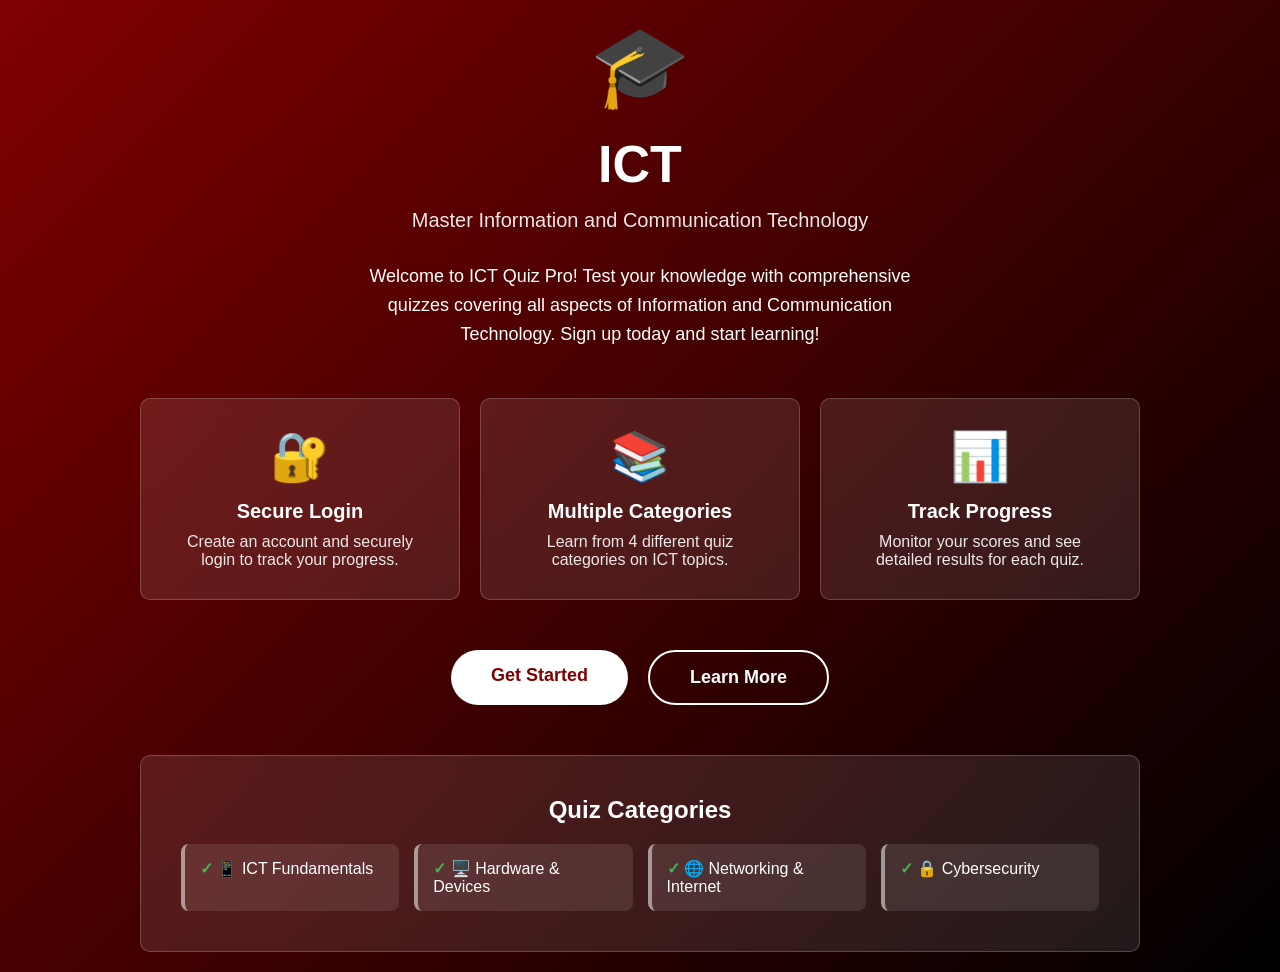
<file: index.html>
<!DOCTYPE html>
<html lang="en">
<head>
    <meta charset="UTF-8">
    <meta name="viewport" content="width=device-width, initial-scale=1.0">
    <title>ICT - Home</title>
    <style>
        * {
            margin: 0;
            padding: 0;
            box-sizing: border-box;
        }

        body {
            font-family: 'Segoe UI', Tahoma, Geneva, Verdana, sans-serif;
            background: linear-gradient(135deg, #800000 0%, #000000 100%);
            min-height: 100vh;
            display: flex;
            align-items: center;
            justify-content: center;
            padding: 20px;
        }

        .container {
            max-width: 1000px;
            width: 100%;
            text-align: center;
            color: white;
        }

        .logo {
            font-size: 80px;
            margin-bottom: 20px;
        }

        h1 {
            font-size: 52px;
            margin-bottom: 15px;
            font-weight: 700;
        }

        .subtitle {
            font-size: 20px;
            margin-bottom: 30px;
            opacity: 0.9;
        }

        .description {
            font-size: 18px;
            line-height: 1.6;
            margin-bottom: 50px;
            max-width: 600px;
            margin-left: auto;
            margin-right: auto;
        }

        .features {
            display: grid;
            grid-template-columns: repeat(auto-fit, minmax(250px, 1fr));
            gap: 20px;
            margin-bottom: 50px;
        }

        .feature {
            background: rgba(255, 255, 255, 0.1);
            padding: 30px;
            border-radius: 10px;
            backdrop-filter: blur(10px);
            border: 1px solid rgba(255, 255, 255, 0.2);
        }

        .feature-icon {
            font-size: 48px;
            margin-bottom: 15px;
        }

        .feature h3 {
            font-size: 20px;
            margin-bottom: 10px;
        }

        .feature p {
            font-size: 16px;
            opacity: 0.9;
        }

        .buttons {
            display: flex;
            gap: 20px;
            justify-content: center;
            flex-wrap: wrap;
        }

        .btn {
            padding: 15px 40px;
            border: none;
            border-radius: 50px;
            font-size: 18px;
            font-weight: bold;
            cursor: pointer;
            text-decoration: none;
            display: inline-block;
            transition: transform 0.3s, box-shadow 0.3s;
        }

        .btn-primary {
            background: white;
            color: #800000;
        }

        .btn-secondary {
            background: transparent;
            color: white;
            border: 2px solid white;
        }

        .btn:hover {
            transform: translateY(-3px);
            box-shadow: 0 10px 30px rgba(0, 0, 0, 0.3);
        }

        .quiz-categories {
            background: rgba(255, 255, 255, 0.1);
            padding: 40px;
            border-radius: 10px;
            margin-top: 50px;
            backdrop-filter: blur(10px);
            border: 1px solid rgba(255, 255, 255, 0.2);
        }

        .quiz-categories h3 {
            font-size: 24px;
            margin-bottom: 20px;
        }

        .category-list {
            display: grid;
            grid-template-columns: repeat(auto-fit, minmax(200px, 1fr));
            gap: 15px;
            text-align: left;
        }

        .category-item {
            background: rgba(255, 255, 255, 0.1);
            padding: 15px;
            border-radius: 8px;
            border-left: 4px solid rgba(255, 255, 255, 0.5);
        }

        .category-item:before {
            content: "✓ ";
            color: #4caf50;
            font-weight: bold;
        }

        @media (max-width: 768px) {
            h1 {
                font-size: 36px;
            }

            .subtitle {
                font-size: 18px;
            }

            .buttons {
                flex-direction: column;
            }

            .btn {
                width: 100%;
            }
        }
    </style>
</head>
<body>
    <div class="container">
        <div class="logo">🎓</div>
        <h1>ICT</h1>
        <p class="subtitle">Master Information and Communication Technology</p>
        
        <p class="description">
            Welcome to ICT Quiz Pro! Test your knowledge with comprehensive quizzes covering all aspects of Information and Communication Technology. Sign up today and start learning!
        </p>

        <div class="features">
            <div class="feature">
                <div class="feature-icon">🔐</div>
                <h3>Secure Login</h3>
                <p>Create an account and securely login to track your progress.</p>
            </div>
            <div class="feature">
                <div class="feature-icon">📚</div>
                <h3>Multiple Categories</h3>
                <p>Learn from 4 different quiz categories on ICT topics.</p>
            </div>
            <div class="feature">
                <div class="feature-icon">📊</div>
                <h3>Track Progress</h3>
                <p>Monitor your scores and see detailed results for each quiz.</p>
            </div>
        </div>

        <div class="buttons">
            <a href="login.html" class="btn btn-primary">Get Started</a>
            <a href="login.html" class="btn btn-secondary">Learn More</a>
        </div>

        <div class="quiz-categories">
            <h3>Quiz Categories</h3>
            <div class="category-list">
                <div class="category-item">📱 ICT Fundamentals</div>
                <div class="category-item">🖥️ Hardware & Devices</div>
                <div class="category-item">🌐 Networking & Internet</div>
                <div class="category-item">🔒 Cybersecurity</div>
            </div>
        </div>
    </div>
</body>
</html>
</file>
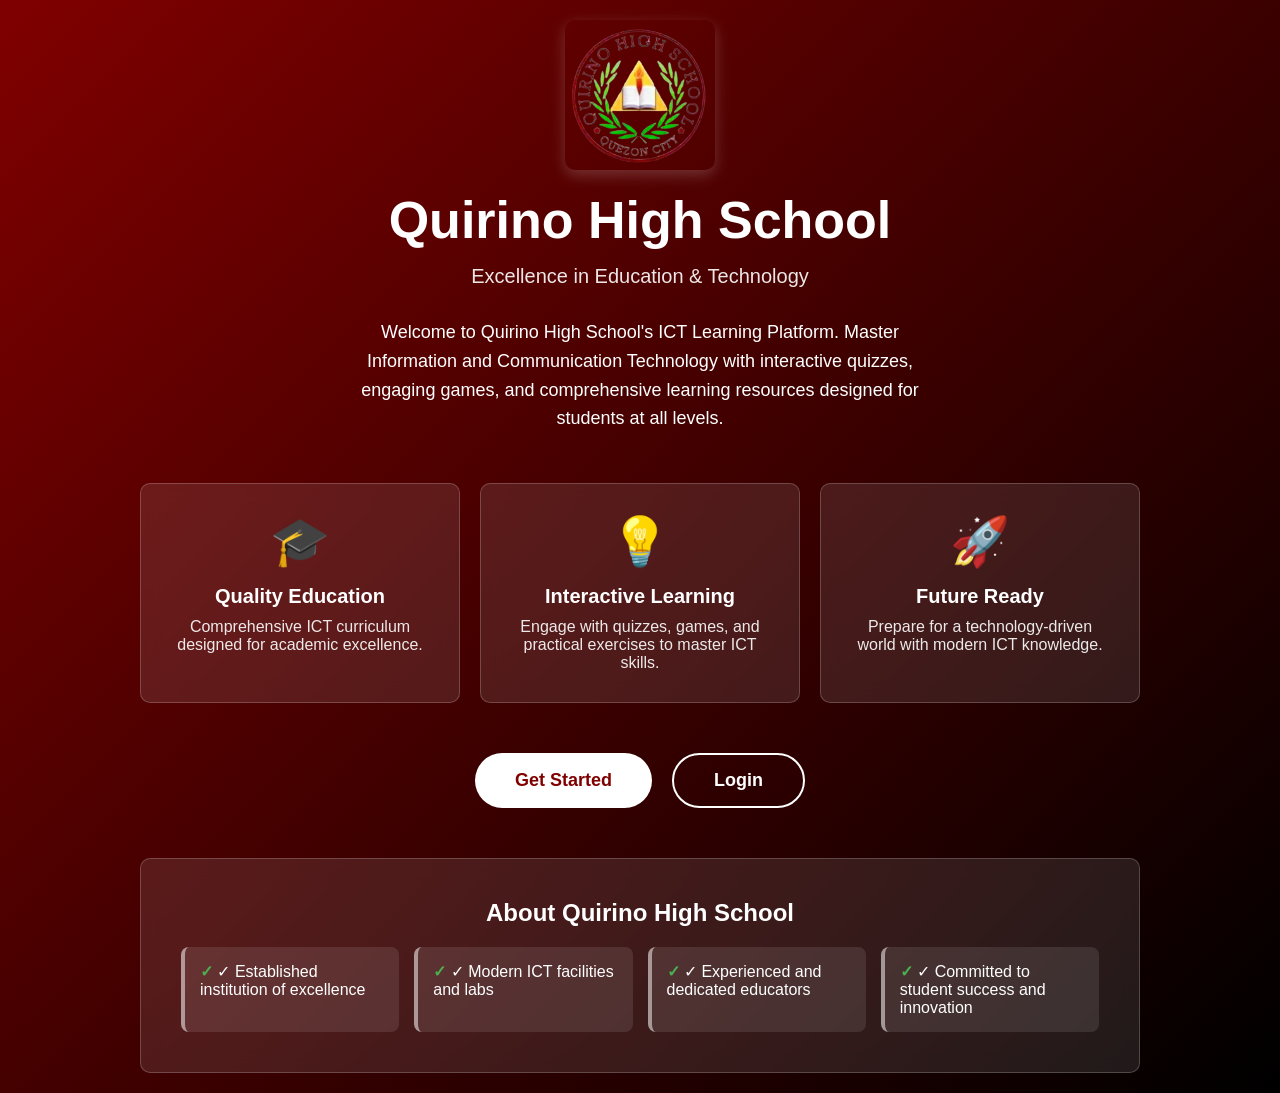
<file: games.html>
<!DOCTYPE html>
<html lang="en">
<head>
    <meta charset="UTF-8">
    <meta name="viewport" content="width=device-width, initial-scale=1.0">
    <title>Quirino High School - Games</title>
    <style>
        * {
            margin: 0;
            padding: 0;
            box-sizing: border-box;
        }

        body {
            font-family: 'Segoe UI', Tahoma, Geneva, Verdana, sans-serif;
            background: linear-gradient(135deg, #800000 0%, #000000 100%);
            min-height: 100vh;
            padding: 20px;
            transition: background 0.3s;
        }

        body.dark-mode {
            background: #1a1a1a;
        }

        .container {
            max-width: 900px;
            margin: 0 auto;
            background: white;
            border-radius: 10px;
            box-shadow: 0 20px 60px rgba(0, 0, 0, 0.3);
            padding: 40px;
            transition: background 0.3s, color 0.3s;
        }

        body.dark-mode .container {
            background: #2a2a2a;
            color: white;
        }

        .header {
            display: flex;
            justify-content: space-between;
            align-items: center;
            margin-bottom: 30px;
            border-bottom: 2px solid #800000;
            padding-bottom: 20px;
            transition: border-color 0.3s;
        }

        body.dark-mode .header {
            border-bottom-color: #ffd700;
        }

        .header h1 {
            color: #333;
            font-size: 32px;
            transition: color 0.3s;
        }

        body.dark-mode .header h1 {
            color: #ffd700;
        }

        .user-info {
            text-align: right;
        }

        .user-info p {
            color: #666;
            margin-bottom: 5px;
            transition: color 0.3s;
        }

        body.dark-mode .user-info p {
            color: #b0b0b0;
        }

        .logout-btn, .back-btn {
            background: #d32f2f;
            color: white;
            padding: 8px 16px;
            border: none;
            border-radius: 5px;
            cursor: pointer;
            font-size: 14px;
            transition: background 0.3s;
            margin-left: 10px;
        }

        .logout-btn:hover, .back-btn:hover {
            background: #b71c1c;
        }

        .secret-btn {
            background: transparent;
            color: #800000;
            padding: 8px 12px;
            border: 1px solid #800000;
            border-radius: 5px;
            cursor: pointer;
            font-size: 16px;
            transition: all 0.3s;
            margin-left: 10px;
        }

        .secret-btn:hover {
            background: #800000;
            color: white;
            transform: scale(1.1);
        }

        .games-menu {
            display: grid;
            grid-template-columns: repeat(auto-fit, minmax(220px, 1fr));
            gap: 20px;
            margin-bottom: 40px;
        }

        .game-card {
            background: linear-gradient(135deg, #800000 0%, #000000 100%);
            color: white;
            padding: 30px;
            border-radius: 8px;
            cursor: pointer;
            transition: transform 0.3s, box-shadow 0.3s;
            text-align: center;
            border: none;
            font-size: 16px;
            font-weight: bold;
        }

        .game-card:hover {
            transform: translateY(-5px);
            box-shadow: 0 10px 30px rgba(128, 0, 0, 0.4);
        }

        .game-emoji {
            font-size: 48px;
            margin-bottom: 10px;
        }

        .game-section {
            display: none;
        }

        .game-section.active {
            display: block;
        }

        .game-title {
            font-size: 28px;
            color: #333;
            margin-bottom: 20px;
            text-align: center;
        }

        /* Code Guessing Game */
        .code-challenge {
            background: #f5f5f5;
            padding: 20px;
            border-radius: 8px;
            margin-bottom: 20px;
        }

        .code-block {
            background: #1e1e1e;
            color: #00ff00;
            padding: 15px;
            border-radius: 5px;
            font-family: 'Courier New', monospace;
            margin: 10px 0;
            overflow-x: auto;
        }

        .code-options {
            display: grid;
            grid-template-columns: repeat(auto-fit, minmax(150px, 1fr));
            gap: 10px;
            margin: 20px 0;
        }

        .code-option {
            background: white;
            border: 2px solid #800000;
            padding: 12px;
            border-radius: 5px;
            cursor: pointer;
            transition: all 0.3s;
            text-align: center;
            font-weight: bold;
        }

        .code-option:hover {
            background: #800000;
            color: white;
        }

        .code-option.correct {
            background: #4caf50;
            color: white;
            border-color: #4caf50;
        }

        .code-option.incorrect {
            background: #f44336;
            color: white;
            border-color: #f44336;
        }

        /* Memory Game */
        .memory-grid {
            display: grid;
            grid-template-columns: repeat(4, 1fr);
            gap: 10px;
            margin: 20px 0;
        }

        .memory-card {
            aspect-ratio: 1;
            background: linear-gradient(135deg, #800000 0%, #000000 100%);
            color: white;
            font-size: 32px;
            border: none;
            border-radius: 8px;
            cursor: pointer;
            transition: transform 0.2s;
            display: flex;
            align-items: center;
            justify-content: center;
        }

        .memory-card:hover {
            transform: scale(1.05);
        }

        .memory-card.flipped {
            background: linear-gradient(135deg, #ffd700 0%, #ffaa00 100%);
            pointer-events: none;
        }

        /* Trivia Game */
        .trivia-question {
            background: #f5f5f5;
            padding: 20px;
            border-radius: 8px;
            margin-bottom: 20px;
        }

        .trivia-question h3 {
            color: #333;
            margin-bottom: 15px;
            font-size: 18px;
        }

        .trivia-options {
            display: flex;
            flex-direction: column;
            gap: 10px;
        }

        .trivia-option {
            background: white;
            border: 2px solid #800000;
            padding: 12px 15px;
            border-radius: 5px;
            cursor: pointer;
            transition: all 0.3s;
            text-align: left;
        }

        .trivia-option:hover {
            background: #800000;
            color: white;
        }

        .trivia-option.selected {
            background: #800000;
            color: white;
        }

        /* Drag & Drop */
        .drag-drop-container {
            display: grid;
            grid-template-columns: 1fr 1fr;
            gap: 20px;
            margin: 20px 0;
        }

        .drag-items {
            background: #f5f5f5;
            padding: 15px;
            border-radius: 8px;
            border: 2px dashed #800000;
        }

        .drag-targets {
            background: #f5f5f5;
            padding: 15px;
            border-radius: 8px;
            border: 2px dashed #800000;
        }

        .drag-item {
            background: linear-gradient(135deg, #800000 0%, #000000 100%);
            color: white;
            padding: 12px 15px;
            margin-bottom: 10px;
            border-radius: 5px;
            cursor: grab;
            transition: all 0.3s;
        }

        .drag-item:hover {
            transform: scale(1.02);
            box-shadow: 0 5px 15px rgba(128, 0, 0, 0.3);
        }

        .drag-target {
            background: white;
            border: 2px solid #800000;
            padding: 15px;
            margin-bottom: 10px;
            border-radius: 5px;
            min-height: 50px;
            display: flex;
            align-items: center;
            justify-content: center;
            color: #999;
            transition: all 0.3s;
        }

        .drag-target.active {
            background: #fff9e6;
            border-color: #ffd700;
        }

        .drag-target.filled {
            background: #e8f5e9;
            border-color: #4caf50;
            color: #333;
        }

        .game-buttons {
            display: flex;
            gap: 10px;
            justify-content: center;
            margin: 20px 0;
        }

        .game-btn {
            padding: 12px 30px;
            background: #800000;
            color: white;
            border: none;
            border-radius: 5px;
            cursor: pointer;
            font-size: 16px;
            font-weight: bold;
            transition: background 0.3s;
        }

        .game-btn:hover {
            background: #600000;
        }

        .game-btn.secondary {
            background: #999;
        }

        .game-btn.secondary:hover {
            background: #666;
        }

        .score-display {
            text-align: center;
            font-size: 24px;
            font-weight: bold;
            color: #800000;
            margin: 20px 0;
        }

        .message {
            text-align: center;
            font-size: 18px;
            padding: 15px;
            margin: 10px 0;
            border-radius: 5px;
        }

        .message.success {
            background: #e8f5e9;
            color: #2e7d32;
        }

        .message.error {
            background: #ffebee;
            color: #c62828;
        }

        @media (max-width: 768px) {
            .container {
                padding: 20px;
            }

            .header {
                flex-direction: column;
                align-items: flex-start;
                gap: 15px;
            }

            .user-info {
                text-align: left;
            }

            .games-menu {
                grid-template-columns: 1fr;
            }

            .memory-grid {
                grid-template-columns: repeat(3, 1fr);
            }

            .drag-drop-container {
                grid-template-columns: 1fr;
            }
        }
    </style>
</head>
<body>
    <div class="container">
        <div class="header">
            <h1>� Quirino High School - Games</h1>
            <div class="user-info">
                <p>Welcome, <span id="userName">Guest</span>!</p>
                <button class="back-btn" onclick="backToDashboard()">← Back</button>
                <button class="secret-btn" onclick="accessSecret()" title="My Profile">👤</button>
                <button class="logout-btn" onclick="logout()">Logout</button>
            </div>
        </div>

        <!-- Games Menu -->
        <div id="gamesMenu">
            <div style="text-align: center; margin-bottom: 40px;">
                <h2 style="color: #333; margin-bottom: 10px;">Choose a Game</h2>
                <p style="color: #666;">Test your ICT knowledge with these interactive games!</p>
            </div>
            <div class="games-menu">
                <button class="game-card" onclick="showGame('codeGuessing')">
                    <div class="game-emoji">💻</div>
                    Code Guessing
                </button>
                <button class="game-card" onclick="showGame('memory')">
                    <div class="game-emoji">🧠</div>
                    Memory Match
                </button>
                <button class="game-card" onclick="showGame('trivia')">
                    <div class="game-emoji">❓</div>
                    Tech Trivia
                </button>
                <button class="game-card" onclick="showGame('dragDrop')">
                    <div class="game-emoji">🎯</div>
                    Drag & Drop
                </button>
            </div>
        </div>

        <!-- Code Guessing Game -->
        <div id="codeGuessing" class="game-section">
            <div style="display: flex; justify-content: space-between; align-items: center; margin-bottom: 20px;">
                <h2 class="game-title">💻 Code Guessing</h2>
                <button class="game-btn secondary" onclick="backToMenu()">← Back</button>
            </div>
            <p style="text-align: center; color: #666; margin-bottom: 20px;">Guess what the code outputs!</p>
            <div id="codeGameContent"></div>
        </div>

        <!-- Memory Game -->
        <div id="memory" class="game-section">
            <div style="display: flex; justify-content: space-between; align-items: center; margin-bottom: 20px;">
                <h2 class="game-title">🧠 Memory Match</h2>
                <button class="game-btn secondary" onclick="backToMenu()">← Back</button>
            </div>
            <p style="text-align: center; color: #666; margin-bottom: 10px;">Match pairs of ICT terms!</p>
            <div class="score-display">Matches: <span id="memoryScore">0</span>/8</div>
            <div class="memory-grid" id="memoryGrid"></div>
            <div class="game-buttons">
                <button class="game-btn" onclick="resetMemoryGame()">Reset Game</button>
            </div>
        </div>

        <!-- Trivia Game -->
        <div id="trivia" class="game-section">
            <div style="display: flex; justify-content: space-between; align-items: center; margin-bottom: 20px;">
                <h2 class="game-title">❓ Tech Trivia</h2>
                <button class="game-btn secondary" onclick="backToMenu()">← Back</button>
            </div>
            <div class="score-display">Score: <span id="triviaScore">0</span>/10</div>
            <div id="triviaContent"></div>
        </div>

        <!-- Drag & Drop Game -->
        <div id="dragDrop" class="game-section">
            <div style="display: flex; justify-content: space-between; align-items: center; margin-bottom: 20px;">
                <h2 class="game-title">🎯 Drag & Drop Matching</h2>
                <button class="game-btn secondary" onclick="backToMenu()">← Back</button>
            </div>
            <p style="text-align: center; color: #666; margin-bottom: 20px;">Drag terms to their correct definitions!</p>
            <div class="drag-drop-container">
                <div>
                    <h3 style="margin-bottom: 10px;">Terms</h3>
                    <div id="dragItems"></div>
                </div>
                <div>
                    <h3 style="margin-bottom: 10px;">Definitions</h3>
                    <div id="dragTargets"></div>
                </div>
            </div>
            <div class="game-buttons">
                <button class="game-btn" onclick="checkDragDrop()">Check Answers</button>
                <button class="game-btn secondary" onclick="resetDragDrop()">Reset</button>
            </div>
            <div id="dragDropMessage"></div>
        </div>
    </div>

    <script>
        let currentUser = null;

        window.addEventListener('load', function() {
            checkLogin();
            updateUserInfo();
        });

        function checkLogin() {
            const user = localStorage.getItem('currentUser');
            if (!user) {
                alert('You must be logged in to play games');
                window.location.href = 'login.html';
                return false;
            }
            currentUser = JSON.parse(user);
            return true;
        }

        function updateUserInfo() {
            if (currentUser) {
                document.getElementById('userName').textContent = currentUser.name;
            }
        }

        function backToDashboard() {
            window.location.href = 'quiz.html';
        }

        function logout() {
            if (confirm('Are you sure you want to logout?')) {
                localStorage.removeItem('currentUser');
                window.location.href = 'login.html';
            }
        }

        function accessSecret() {
            if (!currentUser) {
                alert('You must be logged in to access your profile');
                return;
            }
            window.location.href = 'profile.html';
        }

        function showGame(gameId) {
            document.getElementById('gamesMenu').style.display = 'none';
            document.querySelectorAll('.game-section').forEach(section => {
                section.classList.remove('active');
            });
            document.getElementById(gameId).classList.add('active');

            if (gameId === 'codeGuessing') initCodeGuessing();
            else if (gameId === 'memory') initMemoryGame();
            else if (gameId === 'trivia') initTrivia();
            else if (gameId === 'dragDrop') initDragDrop();
        }

        function backToMenu() {
            document.getElementById('gamesMenu').style.display = 'block';
            document.querySelectorAll('.game-section').forEach(section => {
                section.classList.remove('active');
            });
        }

        // =================
        // CODE GUESSING GAME
        // =================
        const codeProblems = [
            {
                code: `var x = 5;
var y = 10;
console.log(x + y);`,
                options: ['5', '15', '10', '510'],
                correct: 1
            },
            {
                code: `var text = "Hello";
console.log(text.length);`,
                options: ['4', '6', '5', 'Hello'],
                correct: 2
            },
            {
                code: `var arr = [1, 2, 3, 4];
console.log(arr[2]);`,
                options: ['1', '2', '3', '4'],
                correct: 2
            },
            {
                code: `var num = 10 % 3;
console.log(num);`,
                options: ['3', '1', '10', '13'],
                correct: 1
            },
            {
                code: `var result = true && false;
console.log(result);`,
                options: ['true', 'false', 'undefined', '0'],
                correct: 1
            }
        ];

        let codeProblemIndex = 0;
        let codeScore = 0;

        function initCodeGuessing() {
            codeProblemIndex = 0;
            codeScore = 0;
            showCodeProblem();
        }

        function showCodeProblem() {
            if (codeProblemIndex >= codeProblems.length) {
                document.getElementById('codeGameContent').innerHTML = `
                    <div class="message success">
                        <h3>🎉 Game Complete!</h3>
                        <p>Score: ${codeScore}/${codeProblems.length}</p>
                    </div>
                    <div class="game-buttons">
                        <button class="game-btn" onclick="initCodeGuessing()">Play Again</button>
                        <button class="game-btn secondary" onclick="backToMenu()">Back to Menu</button>
                    </div>
                `;
                return;
            }

            const problem = codeProblems[codeProblemIndex];
            let html = `<div class="code-challenge">
                <p><strong>Question ${codeProblemIndex + 1} of ${codeProblems.length}</strong></p>
                <p style="margin-top: 10px; margin-bottom: 10px;">What does this code output?</p>
                <div class="code-block">${problem.code}</div>
                <div class="code-options">`;
            
            problem.options.forEach((option, index) => {
                html += `<button class="code-option" onclick="checkCodeAnswer(${index})">${option}</button>`;
            });
            
            html += `</div></div>`;
            document.getElementById('codeGameContent').innerHTML = html;
        }

        function checkCodeAnswer(index) {
            const problem = codeProblems[codeProblemIndex];
            const buttons = document.querySelectorAll('.code-option');
            
            buttons.forEach(btn => btn.disabled = true);
            
            if (index === problem.correct) {
                codeScore++;
                buttons[index].classList.add('correct');
            } else {
                buttons[index].classList.add('incorrect');
                buttons[problem.correct].classList.add('correct');
            }

            setTimeout(() => {
                codeProblemIndex++;
                showCodeProblem();
            }, 1500);
        }

        // =================
        // MEMORY GAME
        // =================
        const memoryPairs = [
            { emoji: '💾', label: 'Storage' },
            { emoji: '🖥️', label: 'Desktop' },
            { emoji: '⌨️', label: 'Keyboard' },
            { emoji: '🖱️', label: 'Mouse' },
            { emoji: '📡', label: 'Network' },
            { emoji: '🔐', label: 'Security' },
            { emoji: '💿', label: 'CD/DVD' },
            { emoji: '🌐', label: 'Internet' }
        ];

        let memoryCards = [];
        let memoryFlipped = [];
        let memoryMatched = [];
        let memoryScore = 0;

        function initMemoryGame() {
            memoryCards = [];
            memoryFlipped = [];
            memoryMatched = [];
            memoryScore = 0;

            const shuffled = [...memoryPairs, ...memoryPairs].sort(() => Math.random() - 0.5);
            
            let html = '';
            shuffled.forEach((item, index) => {
                memoryCards.push(item);
                html += `<button class="memory-card" onclick="flipMemoryCard(${index})" id="card-${index}">?</button>`;
            });

            document.getElementById('memoryGrid').innerHTML = html;
            document.getElementById('memoryScore').textContent = '0';
        }

        function flipMemoryCard(index) {
            if (memoryFlipped.length < 2 && !memoryFlipped.includes(index) && !memoryMatched.includes(index)) {
                memoryFlipped.push(index);
                document.getElementById(`card-${index}`).textContent = memoryCards[index].emoji;
                document.getElementById(`card-${index}`).classList.add('flipped');

                if (memoryFlipped.length === 2) {
                    setTimeout(checkMemoryMatch, 600);
                }
            }
        }

        function checkMemoryMatch() {
            const [index1, index2] = memoryFlipped;
            if (memoryCards[index1].label === memoryCards[index2].label) {
                memoryMatched.push(index1, index2);
                memoryScore++;
                document.getElementById('memoryScore').textContent = memoryScore;
                memoryFlipped = [];

                if (memoryMatched.length === memoryCards.length) {
                    setTimeout(() => {
                        alert(`🎉 You Won! Matched all ${memoryScore} pairs!`);
                    }, 300);
                }
            } else {
                document.getElementById(`card-${index1}`).textContent = '?';
                document.getElementById(`card-${index1}`).classList.remove('flipped');
                document.getElementById(`card-${index2}`).textContent = '?';
                document.getElementById(`card-${index2}`).classList.remove('flipped');
                memoryFlipped = [];
            }
        }

        function resetMemoryGame() {
            initMemoryGame();
        }

        // =================
        // TRIVIA GAME
        // =================
        const triviaQuestions = [
            {
                question: 'What does CPU stand for?',
                options: ['Central Process Unit', 'Central Processing Unit', 'Computer Personal Unit', 'Central Processor Utility'],
                correct: 1
            },
            {
                question: 'What is the smallest unit of data?',
                options: ['Byte', 'Kilobyte', 'Bit', 'Megabyte'],
                correct: 2
            },
            {
                question: 'What is RAM used for?',
                options: ['Permanent storage', 'Temporary memory', 'Display output', 'Audio processing'],
                correct: 1
            },
            {
                question: 'What does HTTP stand for?',
                options: ['Hyper Text Transfer Protocol', 'High Technology Transfer Process', 'Home Telnet Transfer Protocol', 'Hyperlinks and Transfer Protocol'],
                correct: 0
            },
            {
                question: 'What is a router used for?',
                options: ['Store files', 'Connect networks', 'Display graphics', 'Process audio'],
                correct: 1
            },
            {
                question: 'What is malware?',
                options: ['Good software', 'Harmful software', 'Temporary files', 'System updates'],
                correct: 1
            },
            {
                question: 'What is an IP address?',
                options: ['Internet Processing', 'Internet Protocol address', 'Internet Provider', 'Internal Processor'],
                correct: 1
            },
            {
                question: 'What is a firewall?',
                options: ['Physical wall', 'Extra RAM', 'Security system', 'Network cable'],
                correct: 2
            },
            {
                question: 'What is bandwidth?',
                options: ['Width of cables', 'Data transfer rate', 'Memory size', 'Screen resolution'],
                correct: 1
            },
            {
                question: 'What is encryption?',
                options: ['File compression', 'Data security method', 'Backup system', 'Network speed'],
                correct: 1
            }
        ];

        let triviaIndex = 0;
        let triviaScore = 0;

        function initTrivia() {
            triviaIndex = 0;
            triviaScore = 0;
            showTriviaQuestion();
        }

        function showTriviaQuestion() {
            if (triviaIndex >= triviaQuestions.length) {
                document.getElementById('triviaContent').innerHTML = `
                    <div class="message success">
                        <h3>🎉 Quiz Complete!</h3>
                        <p>Score: ${triviaScore}/${triviaQuestions.length}</p>
                    </div>
                    <div class="game-buttons">
                        <button class="game-btn" onclick="initTrivia()">Play Again</button>
                        <button class="game-btn secondary" onclick="backToMenu()">Back to Menu</button>
                    </div>
                `;
                document.getElementById('triviaScore').textContent = triviaScore;
                return;
            }

            const q = triviaQuestions[triviaIndex];
            let html = `<div class="trivia-question">
                <h3>Question ${triviaIndex + 1}: ${q.question}</h3>
                <div class="trivia-options">`;
            
            q.options.forEach((option, index) => {
                html += `<button class="trivia-option" onclick="checkTriviaAnswer(${index})">${option}</button>`;
            });
            
            html += `</div></div>`;
            document.getElementById('triviaContent').innerHTML = html;
        }

        function checkTriviaAnswer(index) {
            const q = triviaQuestions[triviaIndex];
            const buttons = document.querySelectorAll('.trivia-option');
            
            buttons.forEach(btn => btn.onclick = null);
            
            if (index === q.correct) {
                triviaScore++;
                buttons[index].classList.add('selected');
                buttons[index].style.background = '#4caf50';
                buttons[index].style.borderColor = '#4caf50';
            } else {
                buttons[index].style.background = '#f44336';
                buttons[index].style.borderColor = '#f44336';
                buttons[index].style.color = 'white';
                buttons[q.correct].classList.add('selected');
                buttons[q.correct].style.background = '#4caf50';
                buttons[q.correct].style.borderColor = '#4caf50';
            }

            document.getElementById('triviaScore').textContent = triviaScore;

            setTimeout(() => {
                triviaIndex++;
                showTriviaQuestion();
            }, 1500);
        }

        // =================
        // DRAG & DROP GAME
        // =================
        const dragDropPairs = [
            { term: 'RAM', definition: 'Temporary memory for running programs' },
            { term: 'CPU', definition: 'Brain of the computer' },
            { term: 'GPU', definition: 'Processes graphics' },
            { term: 'SSD', definition: 'Fast storage device' },
            { term: 'DNS', definition: 'Translates domain names to IP addresses' }
        ];

        let dragDropMatches = {};

        function initDragDrop() {
            dragDropMatches = {};
            const shuffled = [...dragDropPairs].sort(() => Math.random() - 0.5);

            let itemsHtml = '';
            dragDropPairs.forEach((pair, index) => {
                itemsHtml += `<div class="drag-item" draggable="true" ondragstart="dragStart(event)" data-term="${pair.term}">${pair.term}</div>`;
            });
            document.getElementById('dragItems').innerHTML = itemsHtml;

            let targetsHtml = '';
            shuffled.forEach((pair) => {
                targetsHtml += `<div class="drag-target" ondrop="dragDrop(event)" ondragover="dragOver(event)" data-definition="${pair.definition}">${pair.definition}</div>`;
            });
            document.getElementById('dragTargets').innerHTML = targetsHtml;
            document.getElementById('dragDropMessage').innerHTML = '';
        }

        function dragStart(event) {
            event.dataTransfer.setData('term', event.target.dataset.term);
        }

        function dragOver(event) {
            event.preventDefault();
            event.target.classList.add('active');
        }

        function dragDrop(event) {
            event.preventDefault();
            const term = event.dataTransfer.getData('term');
            const target = event.target;
            
            target.classList.remove('active');
            target.textContent = term;
            target.classList.add('filled');
            dragDropMatches[target.dataset.definition] = term;
        }

        function checkDragDrop() {
            let correct = 0;
            dragDropPairs.forEach(pair => {
                Object.entries(dragDropMatches).forEach(([def, term]) => {
                    if (term === pair.term && def === pair.definition) {
                        correct++;
                    }
                });
            });

            const message = document.getElementById('dragDropMessage');
            if (correct === dragDropPairs.length) {
                message.innerHTML = `<div class="message success">🎉 Perfect Match! All ${correct} correct!</div>`;
            } else {
                message.innerHTML = `<div class="message error">Score: ${correct}/${dragDropPairs.length}</div>`;
            }
        }

        function resetDragDrop() {
            initDragDrop();
        }

        function toggleTheme() {
            const isDark = localStorage.getItem('darkMode') === 'true';
            localStorage.setItem('darkMode', String(!isDark));
            document.body.classList.toggle('dark-mode');
        }

        // Apply saved theme immediately on page load
        if (localStorage.getItem('darkMode') === 'true') {
            document.body.classList.add('dark-mode');
        }
    </script>
</body>
</html>
</file>
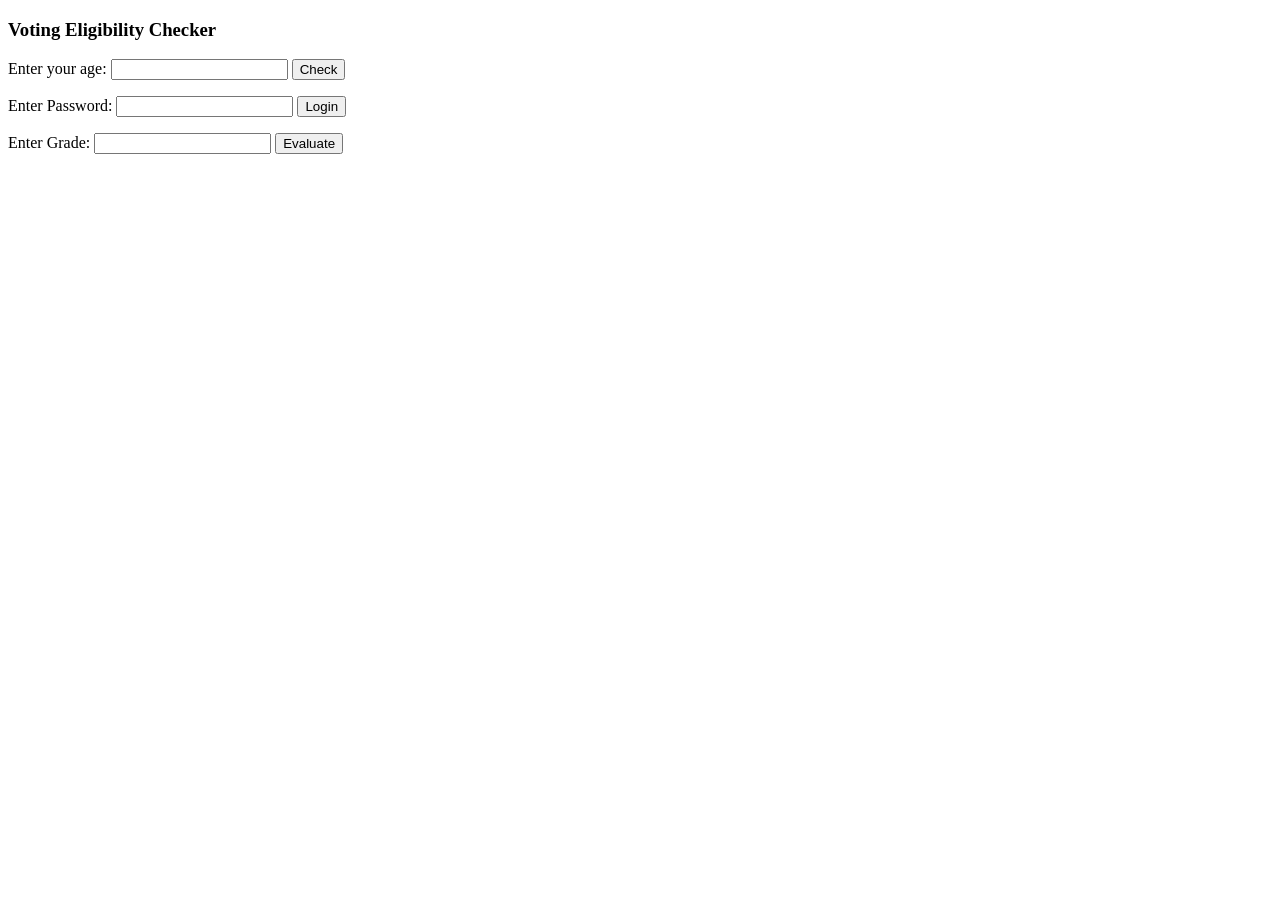
<file: if.html>
<!DOCTYPE html> 
<html> 
<head> 
<title>Voting Eligibility</title> 
</head> 
<body> 
<h3>Voting Eligibility Checker</h3> 
<form> 
Enter your age: 
<input type="number" id="age"> 
<button type="button" onclick="checkAge()">Check</button> 
</form> 
<p id="result"></p>

<script src="if.js"></script> 

<form> 
    Enter Password: 
    <input type="password" id="password"> 
    <button type="button" onclick="checkPassword()">Login</button> 
</form>

<p id="message"></p>

<form>
	Enter Grade:
	<input type="number" id="grade">
	<button type="button" onclick="evaluateGrade()">Evaluate</button>
</form>
<p id="gradeResult"></p>
</body> 
</html>
</file>
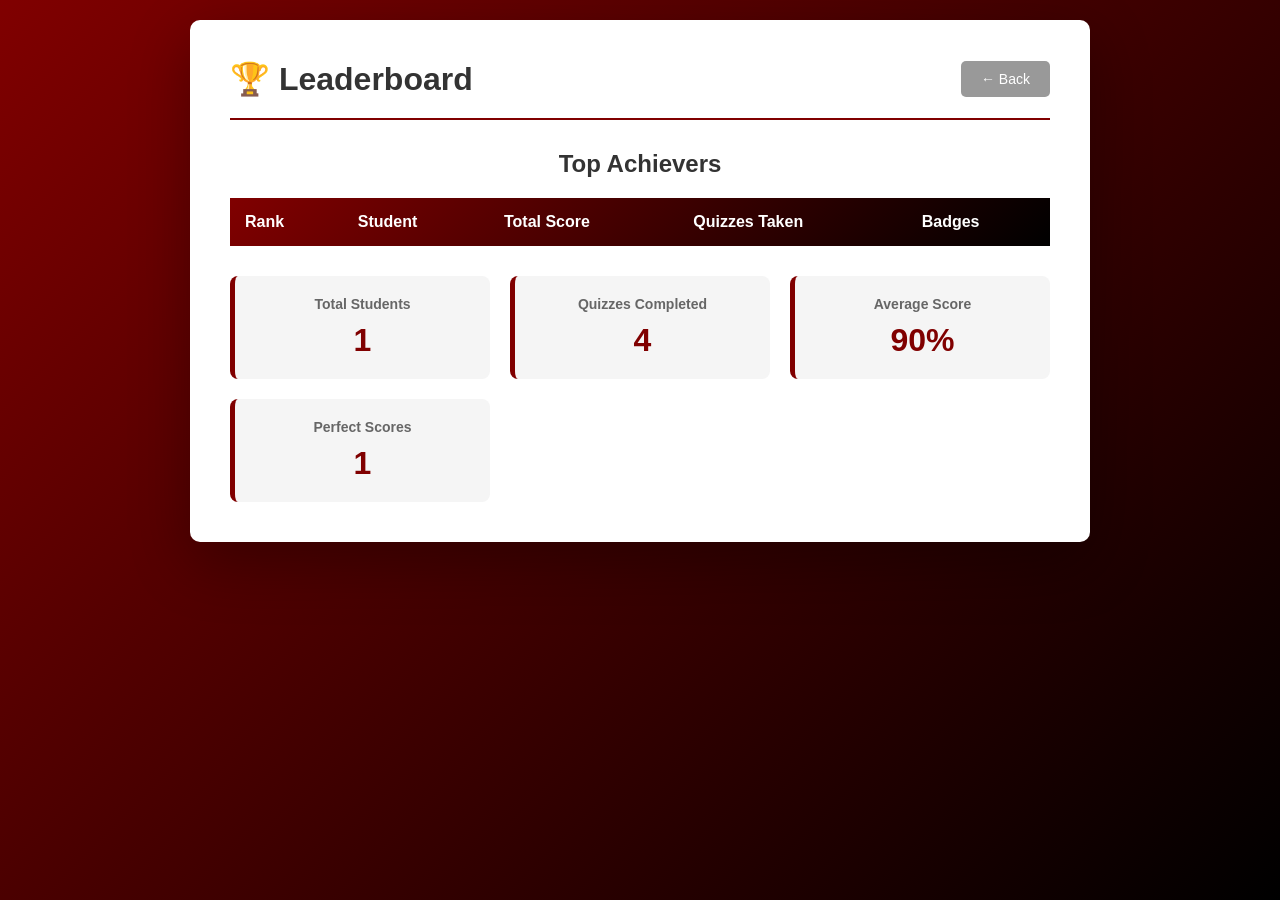
<file: leaderboard.html>
<!DOCTYPE html>
<html lang="en">
<head>
    <meta charset="UTF-8">
    <meta name="viewport" content="width=device-width, initial-scale=1.0">
    <title>Quirino High School - Leaderboard</title>
    <style>
        * {
            margin: 0;
            padding: 0;
            box-sizing: border-box;
        }

        body {
            font-family: 'Segoe UI', Tahoma, Geneva, Verdana, sans-serif;
            background: linear-gradient(135deg, #800000 0%, #000000 100%);
            min-height: 100vh;
            padding: 20px;
            transition: background 0.3s;
        }

        body.dark-mode {
            background: #1a1a1a;
        }

        .container {
            max-width: 900px;
            margin: 0 auto;
            background: white;
            border-radius: 10px;
            box-shadow: 0 20px 60px rgba(0, 0, 0, 0.3);
            padding: 40px;
            transition: background 0.3s;
        }

        body.dark-mode .container {
            background: #2a2a2a;
            color: white;
        }

        .header {
            display: flex;
            justify-content: space-between;
            align-items: center;
            margin-bottom: 30px;
            border-bottom: 2px solid #800000;
            padding-bottom: 20px;
            flex-wrap: wrap;
            gap: 10px;
        }

        .header h1 {
            color: #333;
            font-size: 32px;
        }

        body.dark-mode .header h1 {
            color: white;
        }

        .header-buttons {
            display: flex;
            gap: 10px;
            flex-wrap: wrap;
        }

        .btn {
            background: #800000;
            color: white;
            padding: 10px 20px;
            border: none;
            border-radius: 5px;
            cursor: pointer;
            font-size: 14px;
            transition: all 0.3s;
        }

        .btn:hover {
            background: #600000;
            transform: translateY(-2px);
        }

        .btn.secondary {
            background: #999;
        }

        .btn.secondary:hover {
            background: #666;
        }

        .theme-toggle {
            background: transparent;
            border: 2px solid #800000;
            color: #800000;
            padding: 8px 12px;
            cursor: pointer;
            border-radius: 5px;
            font-size: 16px;
            transition: all 0.3s;
        }

        body.dark-mode .theme-toggle {
            color: #ffd700;
            border-color: #ffd700;
        }

        .theme-toggle:hover {
            background: #800000;
            color: white;
        }

        .leaderboard {
            margin-top: 30px;
        }

        .leaderboard-title {
            font-size: 24px;
            color: #333;
            margin-bottom: 20px;
            text-align: center;
        }

        body.dark-mode .leaderboard-title {
            color: white;
        }

        .leaderboard-table {
            width: 100%;
            border-collapse: collapse;
            margin-bottom: 30px;
        }

        .leaderboard-table thead {
            background: linear-gradient(135deg, #800000 0%, #000000 100%);
            color: white;
        }

        .leaderboard-table th {
            padding: 15px;
            text-align: left;
            font-weight: bold;
        }

        .leaderboard-table td {
            padding: 15px;
            border-bottom: 1px solid #ddd;
            color: #333;
        }

        body.dark-mode .leaderboard-table td {
            border-bottom: 1px solid #444;
            color: white;
        }

        .leaderboard-table tbody tr:hover {
            background: #f5f5f5;
        }

        body.dark-mode .leaderboard-table tbody tr:hover {
            background: #333;
        }

        .rank {
            font-weight: bold;
            font-size: 18px;
        }

        .rank.gold {
            color: #ffd700;
        }

        .rank.silver {
            color: #c0c0c0;
        }

        .rank.bronze {
            color: #cd7f32;
        }

        .medal {
            font-size: 20px;
            margin-right: 5px;
        }

        .score {
            font-weight: bold;
            color: #800000;
        }

        body.dark-mode .score {
            color: #ffd700;
        }

        .statistics {
            display: grid;
            grid-template-columns: repeat(auto-fit, minmax(200px, 1fr));
            gap: 20px;
            margin-top: 30px;
        }

        .stat-card {
            background: #f5f5f5;
            padding: 20px;
            border-radius: 8px;
            text-align: center;
            border-left: 5px solid #800000;
        }

        body.dark-mode .stat-card {
            background: #333;
            color: white;
        }

        .stat-card h3 {
            color: #666;
            font-size: 14px;
            margin-bottom: 10px;
        }

        body.dark-mode .stat-card h3 {
            color: #aaa;
        }

        .stat-card .number {
            font-size: 32px;
            font-weight: bold;
            color: #800000;
        }

        body.dark-mode .stat-card .number {
            color: #ffd700;
        }

        .user-badge {
            display: inline-block;
            background: #ffd700;
            color: #333;
            padding: 5px 10px;
            border-radius: 20px;
            font-size: 12px;
            font-weight: bold;
            margin: 0 5px;
        }

        @media (max-width: 768px) {
            .header {
                flex-direction: column;
                align-items: flex-start;
            }

            .leaderboard-table {
                font-size: 14px;
            }

            .leaderboard-table th,
            .leaderboard-table td {
                padding: 10px;
            }
        }
    </style>
</head>
<body>
    <div class="container">
        <div class="header">
            <h1>🏆 Leaderboard</h1>
            <div class="header-buttons">
                <button class="btn secondary" onclick="goBack()">← Back</button>
            </div>
        </div>

        <div class="leaderboard">
            <h2 class="leaderboard-title">Top Achievers</h2>
            <table class="leaderboard-table">
                <thead>
                    <tr>
                        <th>Rank</th>
                        <th>Student</th>
                        <th>Total Score</th>
                        <th>Quizzes Taken</th>
                        <th>Badges</th>
                    </tr>
                </thead>
                <tbody id="leaderboardBody">
                    <tr>
                        <td><span class="rank gold"><span class="medal">🥇</span>1</span></td>
                        <td>Linnaeus</td>
                        <td class="score">360/400</td>
                        <td>4</td>
                        <td>
                            <span class="user-badge">⭐ Star</span>
                            <span class="user-badge">🚀 Speed</span>
                        </td>
                    </tr>
                </tbody>
            </table>
        </div>

        <div class="statistics">
            <div class="stat-card">
                <h3>Total Students</h3>
                <div class="number">1</div>
            </div>
            <div class="stat-card">
                <h3>Quizzes Completed</h3>
                <div class="number">4</div>
            </div>
            <div class="stat-card">
                <h3>Average Score</h3>
                <div class="number">90%</div>
            </div>
            <div class="stat-card">
                <h3>Perfect Scores</h3>
                <div class="number">1</div>
            </div>
        </div>
    </div>

    <script>
        // Apply saved theme immediately
        if (localStorage.getItem('darkMode') === 'true') {
            document.body.classList.add('dark-mode');
        }

        window.addEventListener('load', function() {
            loadLeaderboardData();
        });

        function toggleTheme() {
            const isDark = localStorage.getItem('darkMode') === 'true';
            localStorage.setItem('darkMode', String(!isDark));
            document.body.classList.toggle('dark-mode');
        }

        function goBack() {
            window.location.href = 'quiz.html';
        }

        function loadLeaderboardData() {
            const users = JSON.parse(localStorage.getItem('ictUsers')) || [];
            
            // Calculate user scores
            const scores = users.map(user => {
                const totalScore = (user.quizScores || []).reduce((sum, result) => sum + (result.score * 10), 0);
                return {
                    name: user.name,
                    totalScore: totalScore,
                    quizCount: (user.quizScores || []).length,
                    badges: getBadges(user, totalScore)
                };
            }).sort((a, b) => b.totalScore - a.totalScore);

            // Populate leaderboard
            const tbody = document.getElementById('leaderboardBody');
            tbody.innerHTML = '';

            scores.forEach((score, index) => {
                let medal = '';
                let rankClass = '';
                if (index === 0) {
                    medal = '🥇';
                    rankClass = 'gold';
                } else if (index === 1) {
                    medal = '🥈';
                    rankClass = 'silver';
                } else if (index === 2) {
                    medal = '🥉';
                    rankClass = 'bronze';
                }

                const row = document.createElement('tr');
                row.innerHTML = `
                    <td><span class="rank ${rankClass}"><span class="medal">${medal}</span>${index + 1}</span></td>
                    <td>${score.name}</td>
                    <td class="score">${score.totalScore}/${scores[0].totalScore > 0 ? Math.max(...scores.map(s => s.totalScore)) : 400}</td>
                    <td>${score.quizCount}</td>
                    <td>${score.badges.map(b => `<span class="user-badge">${b}</span>`).join('')}</td>
                `;
                tbody.appendChild(row);
            });
        }

        function getBadges(user, score) {
            const badges = [];
            if (score >= 300) badges.push('⭐ Star');
            if ((user.quizScores || []).length >= 4) badges.push('🚀 Speed');
            if ((user.quizScores || []).every(q => q.percentage >= 80)) badges.push('🎯 Accuracy');
            if (score >= 360) badges.push('👑 Champion');
            return badges;
        }
    </script>
</body>
</html>
</file>
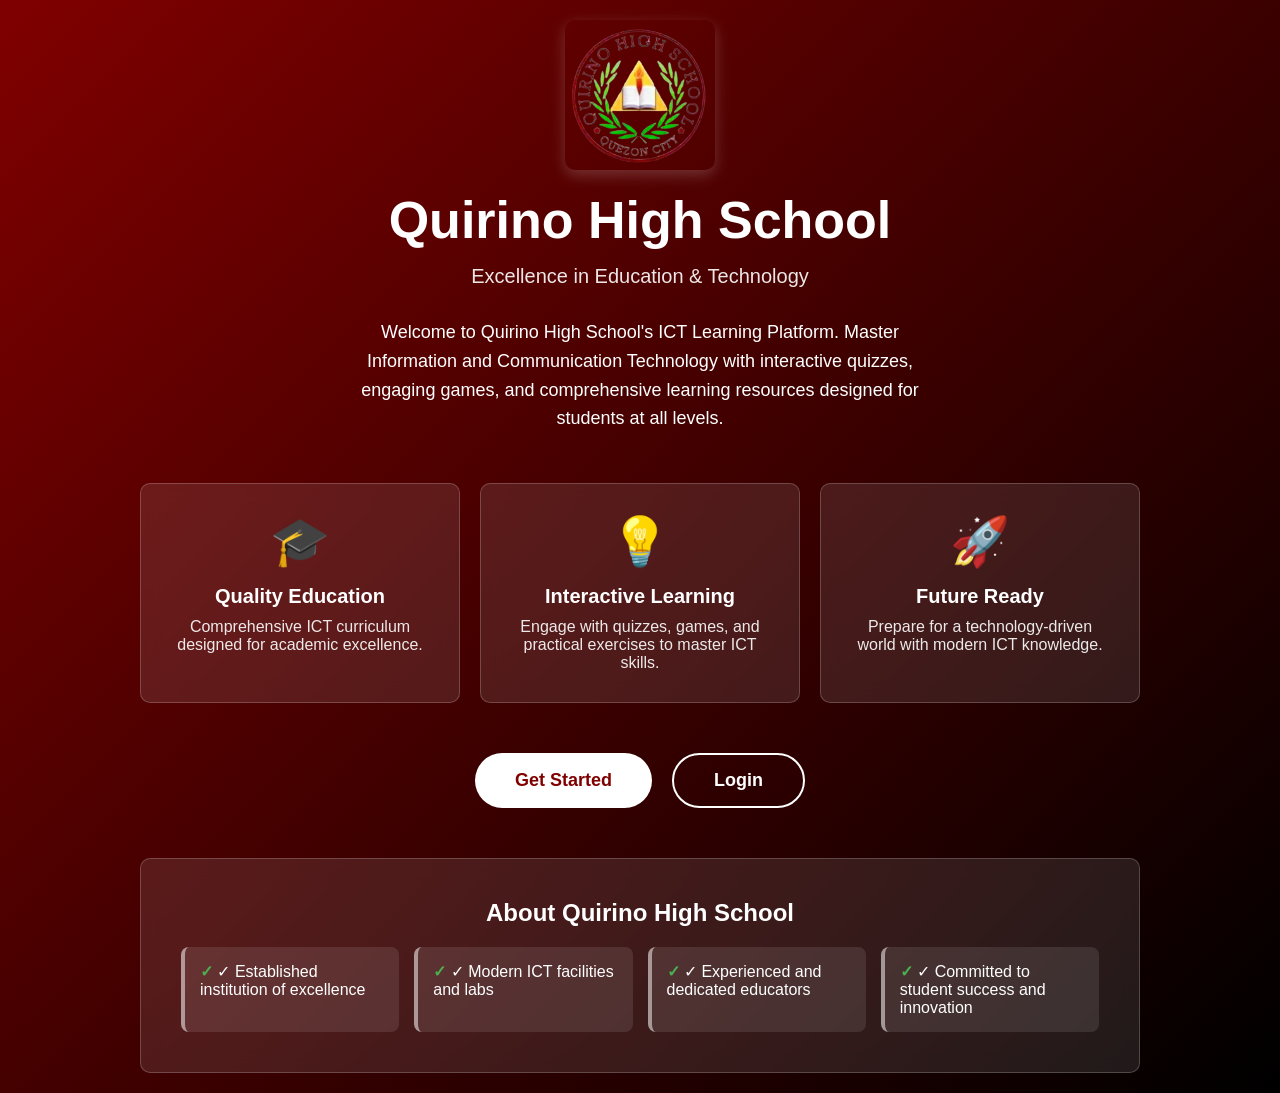
<file: login.html>
<!DOCTYPE html>
<html lang="en">
<head>
    <meta charset="UTF-8">
    <meta name="viewport" content="width=device-width, initial-scale=1.0">
    <title>Quirino High School - ICT Learning Platform</title>
    <style>
        * {
            margin: 0;
            padding: 0;
            box-sizing: border-box;
        }

        body {
            font-family: 'Segoe UI', Tahoma, Geneva, Verdana, sans-serif;
            background: linear-gradient(135deg, #800000 0%, #000000 100%);
            min-height: 100vh;
            display: flex;
            align-items: center;
            justify-content: center;
            padding: 20px;
        }

        .homepage {
            display: block;
            max-width: 1000px;
            width: 100%;
            text-align: center;
            color: white;
        }

        .homepage.hidden {
            display: none;
        }

        .logo {
            margin-bottom: 20px;
            text-align: center;
            display: flex;
            align-items: center;
            justify-content: center;
        }
        
        .logo img {
            max-width: 150px;
            height: auto;
            border-radius: 10px;
            box-shadow: 0 5px 15px rgba(255, 255, 255, 0.2);
        }

        h1 {
            font-size: 52px;
            margin-bottom: 15px;
            font-weight: 700;
        }

        .subtitle {
            font-size: 20px;
            margin-bottom: 30px;
            opacity: 0.9;
        }

        .description {
            font-size: 18px;
            line-height: 1.6;
            margin-bottom: 50px;
            max-width: 600px;
            margin-left: auto;
            margin-right: auto;
        }

        .features {
            display: grid;
            grid-template-columns: repeat(auto-fit, minmax(250px, 1fr));
            gap: 20px;
            margin-bottom: 50px;
        }

        .feature {
            background: rgba(255, 255, 255, 0.1);
            padding: 30px;
            border-radius: 10px;
            backdrop-filter: blur(10px);
            border: 1px solid rgba(255, 255, 255, 0.2);
        }

        .feature-icon {
            font-size: 48px;
            margin-bottom: 15px;
        }

        .feature h3 {
            font-size: 20px;
            margin-bottom: 10px;
        }

        .feature p {
            font-size: 16px;
            opacity: 0.9;
        }

        .buttons {
            display: flex;
            gap: 20px;
            justify-content: center;
            flex-wrap: wrap;
        }

        .btn {
            padding: 15px 40px;
            border: none;
            border-radius: 50px;
            font-size: 18px;
            font-weight: bold;
            cursor: pointer;
            text-decoration: none;
            display: inline-block;
            transition: transform 0.3s, box-shadow 0.3s;
        }

        .btn-primary {
            background: white;
            color: #800000;
        }

        .btn-secondary {
            background: transparent;
            color: white;
            border: 2px solid white;
        }

        .btn:hover {
            transform: translateY(-3px);
            box-shadow: 0 10px 30px rgba(0, 0, 0, 0.3);
        }

        .quiz-categories {
            background: rgba(255, 255, 255, 0.1);
            padding: 40px;
            border-radius: 10px;
            margin-top: 50px;
            backdrop-filter: blur(10px);
            border: 1px solid rgba(255, 255, 255, 0.2);
        }

        .quiz-categories h3 {
            font-size: 24px;
            margin-bottom: 20px;
        }

        .category-list {
            display: grid;
            grid-template-columns: repeat(auto-fit, minmax(200px, 1fr));
            gap: 15px;
            text-align: left;
        }

        .category-item {
            background: rgba(255, 255, 255, 0.1);
            padding: 15px;
            border-radius: 8px;
            border-left: 4px solid rgba(255, 255, 255, 0.5);
        }

        .category-item:before {
            content: "✓ ";
            color: #4caf50;
            font-weight: bold;
        }

        /* Login Form Styles */
        .login-section {
            display: none;
            max-width: 500px;
            margin: 0 auto;
            background: white;
            border-radius: 10px;
            padding: 40px;
            box-shadow: 0 20px 60px rgba(0, 0, 0, 0.3);
        }

        .login-section.active {
            display: block;
        }

        .login-section h2 {
            color: #333;
            margin-bottom: 30px;
            font-size: 28px;
        }

        .form-group {
            margin-bottom: 20px;
        }

        .form-group label {
            display: block;
            margin-bottom: 8px;
            color: #555;
            font-weight: 500;
        }

        .form-group input {
            width: 100%;
            padding: 12px;
            border: 1px solid #ddd;
            border-radius: 5px;
            font-size: 14px;
            transition: border-color 0.3s;
        }

        .form-group input:focus {
            outline: none;
            border-color: #800000;
            box-shadow: 0 0 5px rgba(128, 0, 0, 0.3);
        }

        .form-group button {
            width: 100%;
            padding: 12px;
            background: linear-gradient(135deg, #800000 0%, #000000 100%);
            color: white;
            border: none;
            border-radius: 5px;
            font-size: 16px;
            font-weight: bold;
            cursor: pointer;
            transition: transform 0.3s ease;
        }

        .form-group button:hover {
            transform: translateY(-2px);
        }

        .error {
            color: #d32f2f;
            font-size: 14px;
            margin-top: 5px;
            display: none;
        }

        .error.show {
            display: block;
        }

        .success {
            color: #388e3c;
            font-size: 14px;
            margin-top: 5px;
            display: none;
        }

        .success.show {
            display: block;
        }

        .toggle-link {
            text-align: center;
            margin-top: 20px;
            color: #666;
        }

        .toggle-link a {
            color: #800000;
            cursor: pointer;
            font-weight: bold;
            text-decoration: none;
        }

        .back-button {
            background: #999 !important;
            color: white !important;
            margin-top: 20px;
            display: inline-block;
            width: auto;
        }

        .back-button:hover {
            background: #666 !important;
        }

        @media (max-width: 768px) {
            h1 {
                font-size: 36px;
            }

            .subtitle {
                font-size: 18px;
            }

            .buttons {
                flex-direction: column;
            }

            .btn {
                width: 100%;
            }
        }
    </style>
</head>
<body>
    <!-- Homepage Section -->
    <div class="homepage" id="homepage">
        <div class="logo">
            <img src="QHS-removebg-preview.png" alt="Quirino High School Logo" onerror="this.style.display='none'">
        </div>
        <h1>Quirino High School</h1>
        <p class="subtitle">Excellence in Education & Technology</p>
        
        <p class="description">
            Welcome to Quirino High School's ICT Learning Platform. Master Information and Communication Technology with interactive quizzes, engaging games, and comprehensive learning resources designed for students at all levels.
        </p>

        <div class="features">
            <div class="feature">
                <div class="feature-icon">🎓</div>
                <h3>Quality Education</h3>
                <p>Comprehensive ICT curriculum designed for academic excellence.</p>
            </div>
            <div class="feature">
                <div class="feature-icon">💡</div>
                <h3>Interactive Learning</h3>
                <p>Engage with quizzes, games, and practical exercises to master ICT skills.</p>
            </div>
            <div class="feature">
                <div class="feature-icon">🚀</div>
                <h3>Future Ready</h3>
                <p>Prepare for a technology-driven world with modern ICT knowledge.</p>
            </div>
        </div>

        <div class="buttons">
            <button class="btn btn-primary" onclick="showLogin()">Get Started</button>
            <button class="btn btn-secondary" onclick="showLogin()">Login</button>
        </div>

        <div class="quiz-categories">
            <h3>About Quirino High School</h3>
            <div class="category-list">
                <div class="category-item">✓ Established institution of excellence</div>
                <div class="category-item">✓ Modern ICT facilities and labs</div>
                <div class="category-item">✓ Experienced and dedicated educators</div>
                <div class="category-item">✓ Committed to student success and innovation</div>
            </div>
        </div>
    </div>

    <!-- Login Section -->
    <div class="login-section" id="loginSection">
        <!-- Sign In Form -->
        <div id="signInForm">
            <h2>Sign In</h2>
            <form id="loginForm">
                <div class="form-group">
                    <label for="loginEmail">Email</label>
                    <input type="email" id="loginEmail" placeholder="Enter your email" required>
                    <div class="error" id="loginEmailError"></div>
                </div>
                <div class="form-group">
                    <label for="loginPassword">Password</label>
                    <input type="password" id="loginPassword" placeholder="Enter your password" required>
                    <div class="error" id="loginPasswordError"></div>
                </div>
                <div class="form-group">
                    <button type="submit">Sign In</button>
                </div>
                <div class="error" id="loginError"></div>
                <div class="success" id="loginSuccess"></div>
            </form>
            <div class="toggle-link">
                Don't have an account? <a onclick="toggleForm()">Sign Up</a>
            </div>
        </div>

        <!-- Sign Up Form -->
        <div id="signUpForm" style="display: none;">
            <h2>Sign Up</h2>
            <form id="signupForm">
                <div class="form-group">
                    <label for="signupName">Full Name</label>
                    <input type="text" id="signupName" placeholder="Enter your full name" required>
                    <div class="error" id="signupNameError"></div>
                </div>
                <div class="form-group">
                    <label for="signupEmail">Email</label>
                    <input type="email" id="signupEmail" placeholder="Enter your email" required>
                    <div class="error" id="signupEmailError"></div>
                </div>
                <div class="form-group">
                    <label for="signupPassword">Password</label>
                    <input type="password" id="signupPassword" placeholder="Enter a password" required>
                    <div class="error" id="signupPasswordError"></div>
                </div>
                <div class="form-group">
                    <label for="signupConfirmPassword">Confirm Password</label>
                    <input type="password" id="signupConfirmPassword" placeholder="Confirm your password" required>
                    <div class="error" id="signupConfirmPasswordError"></div>
                </div>
                <div class="form-group">
                    <button type="submit">Sign Up</button>
                </div>
                <div class="error" id="signupError"></div>
                <div class="success" id="signupSuccess"></div>
            </form>
            <div class="toggle-link">
                Already have an account? <a onclick="toggleForm()">Sign In</a>
            </div>
        </div>

        <button class="btn back-button" onclick="hideLogin()">← Back to Home</button>
    </div>

    <script src="login.js"></script>
    <script>
        // Show login form
        function showLogin() {
            document.getElementById('homepage').classList.add('hidden');
            document.getElementById('loginSection').classList.add('active');
        }

        // Hide login form
        function hideLogin() {
            document.getElementById('homepage').classList.remove('hidden');
            document.getElementById('loginSection').classList.remove('active');
            clearAllErrors();
        }

        // Toggle between Sign In and Sign Up
        function toggleForm() {
            const signInForm = document.getElementById('signInForm');
            const signUpForm = document.getElementById('signUpForm');

            signInForm.style.display = signInForm.style.display === 'none' ? 'block' : 'none';
            signUpForm.style.display = signUpForm.style.display === 'none' ? 'block' : 'none';

            clearAllErrors();
        }

        // Clear all errors
        function clearAllErrors() {
            document.querySelectorAll('.error, .success').forEach(el => {
                el.textContent = '';
                el.classList.remove('show');
            });
        }

        // Check if user is already logged in
        window.addEventListener('load', function() {
            const currentUser = localStorage.getItem('currentUser');
            if (currentUser) {
                window.location.href = 'quiz.html';
            }
        });
    </script>
</body>
</html>
</file>
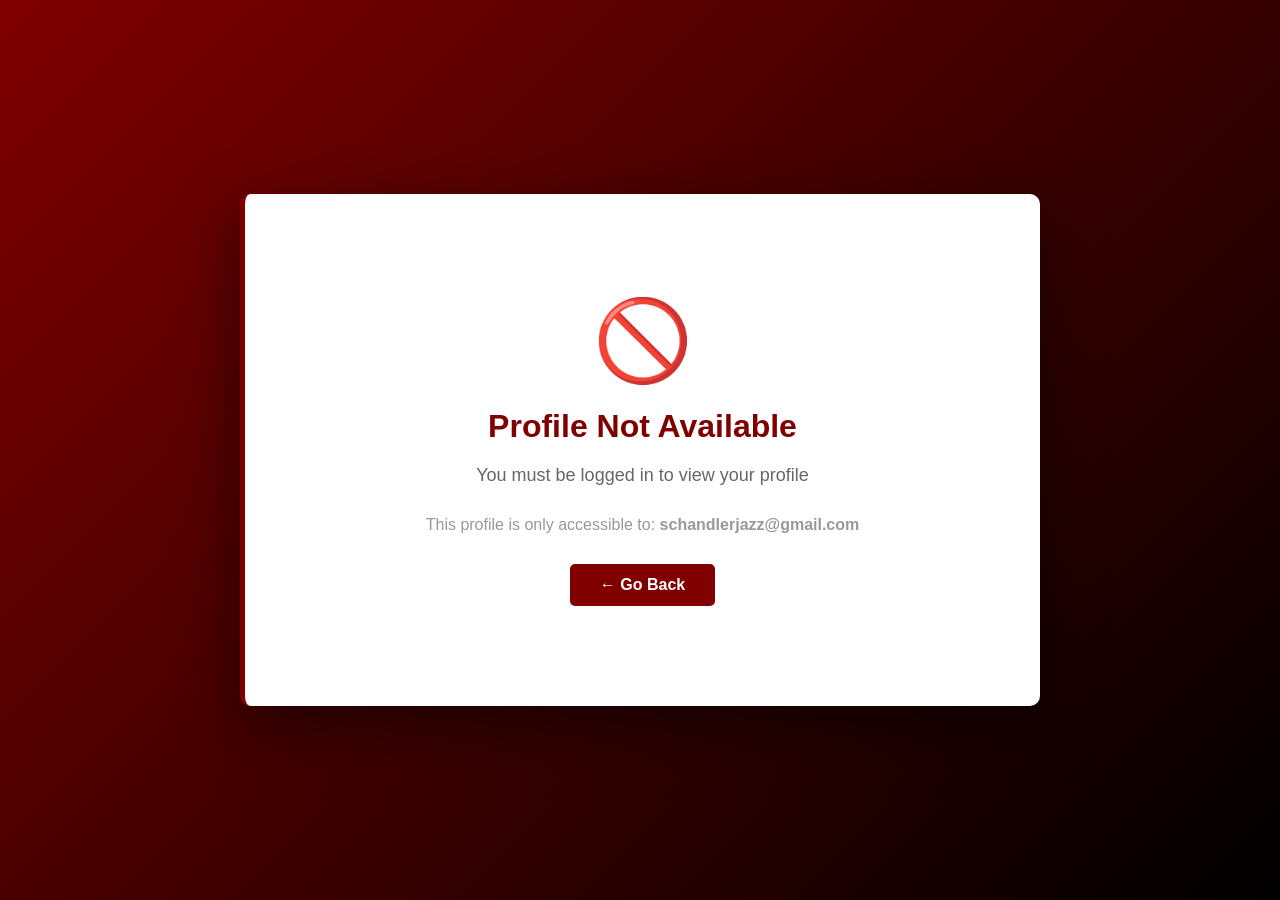
<file: profile.html>
<!DOCTYPE html>
<html lang="en">
<head>
    <meta charset="UTF-8">
    <meta name="viewport" content="width=device-width, initial-scale=1.0">
    <title>Quirino High School - My Profile</title>
    <style>
        * {
            margin: 0;
            padding: 0;
            box-sizing: border-box;
        }

        body {
            font-family: 'Segoe UI', Tahoma, Geneva, Verdana, sans-serif;
            background: linear-gradient(135deg, #800000 0%, #000000 100%);
            min-height: 100vh;
            display: flex;
            align-items: center;
            justify-content: center;
            padding: 20px;
            transition: background 0.3s;
        }

        body.dark-mode {
            background: #1a1a1a;
        }

        .container {
            max-width: 800px;
            width: 100%;
            background: white;
            border-radius: 10px;
            box-shadow: 0 20px 60px rgba(0, 0, 0, 0.5);
            padding: 40px;
            position: relative;
            border-left: 5px solid #800000;
            transition: background 0.3s, color 0.3s;
        }

        body.dark-mode .container {
            background: #2a2a2a;
            color: white;
            box-shadow: 0 20px 60px rgba(0, 0, 0, 0.8);
        }

        body.dark-mode .container {
            border-left-color: #ffd700;
        }

        .lock-icon {
            position: absolute;
            top: 20px;
            right: 20px;
            font-size: 40px;
        }

        h1 {
            color: #800000;
            margin-bottom: 10px;
            font-size: 32px;
            transition: color 0.3s;
        }

        body.dark-mode h1 {
            color: #ffd700;
        }

        .subtitle {
            color: #666;
            margin-bottom: 30px;
            font-style: italic;
            transition: color 0.3s;
        }

        body.dark-mode .subtitle {
            color: #b0b0b0;
        }

        .section {
            margin-bottom: 30px;
            padding: 20px;
            background: #f5f5f5;
            border-radius: 8px;
            border-left: 4px solid #800000;
            transition: background 0.3s, border-color 0.3s;
        }

        body.dark-mode .section {
            background: #333;
            border-left-color: #ffd700;
        }

        .section h2 {
            color: #800000;
            font-size: 20px;
            margin-bottom: 15px;
            transition: color 0.3s;
        }

        body.dark-mode .section h2 {
            color: #ffd700;
        }

        .section p {
            color: #333;
            line-height: 1.8;
            font-size: 16px;
            transition: color 0.3s;
        }

        body.dark-mode .section p {
            color: #e0e0e0;
        }

        .section ul {
            margin-left: 20px;
            color: #333;
            transition: color 0.3s;
        }

        body.dark-mode .section ul {
            color: #e0e0e0;
        }

        .section li {
            margin-bottom: 10px;
            line-height: 1.6;
        }

        .back-button {
            display: inline-block;
            margin-top: 30px;
            padding: 12px 30px;
            background: #800000;
            color: white;
            text-decoration: none;
            border-radius: 5px;
            transition: background 0.3s;
            cursor: pointer;
            border: none;
            font-size: 16px;
            font-weight: bold;
        }

        .back-button:hover {
            background: #600000;
        }

        body.dark-mode .back-button {
            background: #ffd700;
            color: #000;
        }

        body.dark-mode .back-button:hover {
            background: #ffed4e;
        }

        .secret-note {
            background: #fff9e6;
            padding: 15px;
            border-radius: 5px;
            margin-top: 20px;
            border-left: 3px solid #ffd700;
            transition: background 0.3s, border-color 0.3s;
        }

        body.dark-mode .secret-note {
            background: #2c2c00;
            border-left-color: #ffd700;
        }

        .secret-note strong {
            color: #800000;
            transition: color 0.3s;
        }

        body.dark-mode .secret-note strong {
            color: #ffd700;
        }

        .profile-image {
            width: 100px;
            height: 100px;
            border-radius: 50%;
            object-fit: cover;
            border: 4px solid #800000;
            position: absolute;
            top: 20px;
            right: 20px;
            box-shadow: 0 10px 30px rgba(128, 0, 0, 0.3);
        }

        .nav-menu {
            display: flex;
            gap: 10px;
            margin: 30px 0;
            flex-wrap: wrap;
            border-bottom: 2px solid #800000;
            padding-bottom: 15px;
            transition: border-color 0.3s;
        }

        body.dark-mode .nav-menu {
            border-bottom-color: #ffd700;
        }

        .nav-btn {
            padding: 10px 20px;
            background: #f0f0f0;
            color: #333;
            border: 2px solid #800000;
            border-radius: 5px;
            cursor: pointer;
            font-size: 14px;
            font-weight: bold;
            transition: all 0.3s;
        }

        .nav-btn:hover {
            background: #800000;
            color: white;
        }

        .nav-btn.active {
            background: #800000;
            color: white;
        }

        body.dark-mode .nav-btn {
            background: #3a3a3a;
            color: #e0e0e0;
            border-color: #ffd700;
        }

        body.dark-mode .nav-btn:hover {
            background: #ffd700;
            color: #000;
        }

        body.dark-mode .nav-btn.active {
            background: #ffd700;
            color: #000;
        }

        .content-section {
            display: none;
        }

        .content-section.active {
            display: block;
        }

        @media (max-width: 768px) {
            .container {
                padding: 20px;
            }

            h1 {
                font-size: 24px;
            }

            .section h2 {
                font-size: 18px;
            }
        }
    </style>
    <script>
        // Apply saved theme immediately on page load
        if (localStorage.getItem('darkMode') === 'true') {
            document.body.classList.add('dark-mode');
        }
    </script>
</head>
<body>
    <div class="container">
        <div class="lock-icon">�</div>        <img src="Me.jpg" alt="Profile Picture" class="profile-image">
        <h1>My Profile - About Me</h1>
        <p class="subtitle">Personal Information & Interests</p>

        <div class="nav-menu">
            <button class="nav-btn active" onclick="showSection('about')">👤 About Me</button>
            <button class="nav-btn" onclick="showSection('quizzes')">📚 Quizzes</button>
            <button class="nav-btn" onclick="showSection('games')">🎮 Games</button>
            <button class="nav-btn" onclick="showSection('achievements')">🏆 Achievements</button>
            <button class="nav-btn" onclick="showSection('settings')">⚙️ Settings</button>
        </div>

        <div id="about" class="content-section active">
        <div class="section">
            <h2>👤 Personal Profile</h2>
            <p><strong>Name:</strong> Linnaeus</p>
            <p><strong>Location:</strong> Reambillo</p>
            <p><strong>Occupation:</strong> ICT Student & Developer</p>
            <p><strong>Passion:</strong> Technology, Learning, Web Development</p>
        </div>

        <div class="section">
            <h2>🎓 Skills & Expertise</h2>
            <ul>
                <li>Web Development (HTML, CSS, JavaScript)</li>
                <li>Information and Communication Technology</li>
                <li>Problem Solving & Coding</li>
                <li>Creative Design & User Experience</li>
                <li>Project Management & Planning</li>
            </ul>
        </div>

        <div class="section">
            <h2>🎯 Goals & Aspirations</h2>
            <ul>
                <li>Master full-stack web development</li>
                <li>Create innovative ICT solutions</li>
                <li>Help others learn technology</li>
                <li>Build a successful tech career</li>
                <li>Contribute to open-source projects</li>
            </ul>
        </div>

        <div class="section">
            <h2>💡 Interests & Hobbies</h2>
            <ul>
                <li>Coding and programming challenges</li>
                <li>Learning new technologies</li>
                <li>Building web applications</li>
                <li>Teaching and mentoring others</li>
                <li>Continuous learning and self-improvement</li>
            </ul>
        </div>

        <div class="section">
            <h2>🏆 Achievements</h2>
            <ul>
                <li>Created ICT Quiz Pro - A comprehensive learning platform</li>
                <li>Developed secure authentication system</li>
                <li>Built responsive web applications</li>
                <li>Implemented 4 advanced quiz categories</li>
                <li>Designed user-friendly interfaces</li>
            </ul>
        </div>

        <div class="section">
            <h2>📝 Personal Notes</h2>
            <p>I believe that technology has the power to transform education and make learning accessible to everyone. I'm committed to creating platforms that help students excel in ICT and related fields. My journey in technology is just beginning, and I'm excited about the possibilities ahead!</p>
        </div>

        <div class="secret-note">
            <strong>� Profile Info:</strong> This is your personal profile page. Only you can access this with your account!
        </div>

        <a href="quiz.html" class="back-button">← Back to Quiz</a>        </div>
        </div>

        <div id="quizzes" class="content-section">
            <div class="section">
                <h2>📚 My Quizzes</h2>
                <p>Quiz scores and performance:</p>
                <ul>
                    <li><strong>ICT Fundamentals:</strong> 8/10 (80%)</li>
                    <li><strong>Hardware Basics:</strong> 9/10 (90%)</li>
                    <li><strong>Networking:</strong> 7/10 (70%)</li>
                    <li><strong>Cybersecurity:</strong> 9/10 (90%)</li>
                </ul>
                <a href="quiz.html" class="back-button">Take a Quiz →</a>
            </div>
        </div>

        <div id="games" class="content-section">
            <div class="section">
                <h2>🎮 Games</h2>
                <p>Interactive learning games coming soon! Expand your knowledge while having fun.</p>
                <ul>
                    <li>🎯 Code Challenge</li>
                    <li>🔧 Tech Troubleshooting</li>
                    <li>💻 Network Navigator</li>
                    <li>🛡️ Security Quest</li>
                </ul>
            </div>
        </div>

        <div id="achievements" class="content-section">
            <div class="section">
                <h2>🏆 Achievements</h2>
                <ul>
                    <li>⭐ Quiz Master - Scored 90%+ on all quizzes</li>
                    <li>🚀 Tech Enthusiast - Completed all quiz categories</li>
                    <li>💡 Problem Solver - Answered 30+ questions correctly</li>
                    <li>🎓 ICT Expert - Deep knowledge of all ICT topics</li>
                </ul>
            </div>
        </div>

        <div id="settings" class="content-section">
            <div class="section">
                <h2>⚙️ Settings</h2>
                <p><strong>Email:</strong> schandlerjazz@gmail.com</p>
                <p><strong>Member Since:</strong> 2026</p>
                <p><strong>Privacy:</strong> Profile is restricted access</p>
                <div style="margin-top: 20px; padding-top: 20px; border-top: 1px solid #ddd;">
                    <p style="margin-bottom: 15px;"><strong>Theme Preference:</strong></p>
                    <button class="back-button" onclick="toggleTheme()" style="margin-right: 10px; background: #ffd700; color: #333;">🌙 Dark Mode</button>
                </div>
                <button class="back-button" onclick="logout()" style="margin-top: 20px;">Logout</button>
            </div>
        </div>    </div>

    <script>
        function showSection(sectionId) {
            // Hide all sections
            const sections = document.querySelectorAll('.content-section');
            sections.forEach(section => section.classList.remove('active'));

            // Remove active class from all buttons
            const buttons = document.querySelectorAll('.nav-btn');
            buttons.forEach(btn => btn.classList.remove('active'));

            // Show selected section
            document.getElementById(sectionId).classList.add('active');

            // Add active class to clicked button
            event.target.classList.add('active');
        }

        function logout() {
            localStorage.removeItem('currentUser');
            window.location.href = 'login.html';
        }

        function toggleTheme() {
            const isDark = localStorage.getItem('darkMode') === 'true';
            localStorage.setItem('darkMode', String(!isDark));
            document.body.classList.toggle('dark-mode');
        }

        // Apply saved theme on page load
        if (localStorage.getItem('darkMode') === 'true') {
            document.body.classList.add('dark-mode');
        }

        // Check if user has access to secret file
        window.addEventListener('load', function() {
            const currentUser = localStorage.getItem('currentUser');
            const authorizedEmail = 'schandlerjazz@gmail.com';
            
            if (!currentUser) {
                // No user logged in
                showUnauthorized('You must be logged in to view your profile');
                return;
            }
            
            const user = JSON.parse(currentUser);
            
            if (user.email.toLowerCase() !== authorizedEmail.toLowerCase()) {
                // Wrong user
                showUnauthorized('Access Denied: This profile is only accessible to your account');
                return;
            }
            
            // Authorized access - show content
            console.log('✓ Authorized access granted to', user.name);
        });
        
        function showUnauthorized(message) {
            // Hide content and show error
            document.querySelector('.container').innerHTML = `
                <div style="text-align: center; padding: 60px 20px;">
                    <div style="font-size: 80px; margin-bottom: 20px;">🚫</div>
                    <h1 style="color: #800000; margin-bottom: 20px;">Profile Not Available</h1>
                    <p style="color: #666; font-size: 18px; margin-bottom: 30px;">${message}</p>
                    <p style="color: #999; margin-bottom: 30px;">This profile is only accessible to: <strong>schandlerjazz@gmail.com</strong></p>
                    <a href="quiz.html" style="display: inline-block; padding: 12px 30px; background: #800000; color: white; text-decoration: none; border-radius: 5px; font-weight: bold;">← Go Back</a>
                </div>
            `;
        }
    </script>
</body>
</html>
</file>
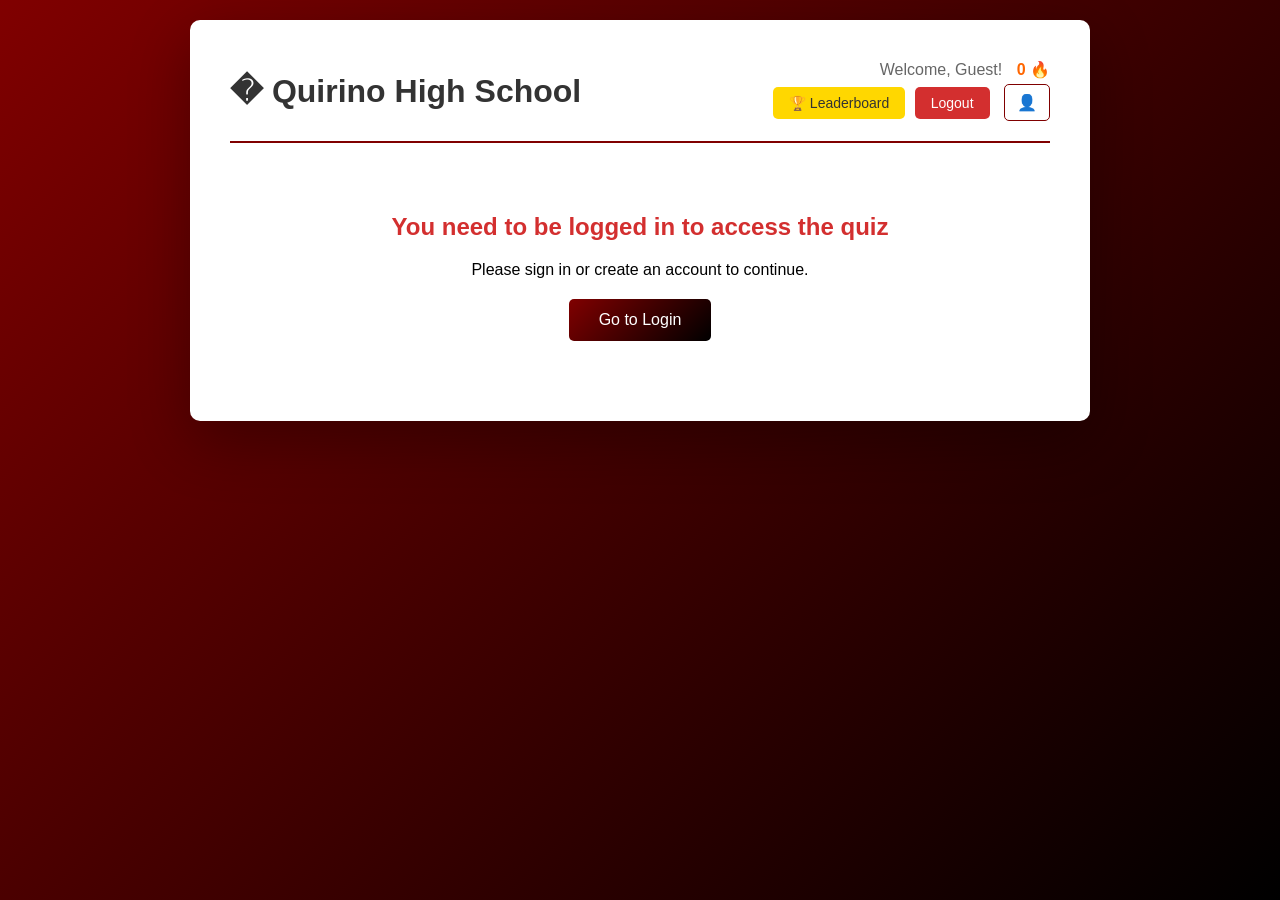
<file: quiz.html>
<!DOCTYPE html>
<html lang="en">
<head>
    <meta charset="UTF-8">
    <meta name="viewport" content="width=device-width, initial-scale=1.0">
    <title>Quirino High School - Quiz Platform</title>
    <style>
        * {
            margin: 0;
            padding: 0;
            box-sizing: border-box;
        }

        body {
            font-family: 'Segoe UI', Tahoma, Geneva, Verdana, sans-serif;
            background: linear-gradient(135deg, #800000 0%, #000000 100%);
            min-height: 100vh;
            padding: 20px;
            transition: background 0.3s;
        }

        body.dark-mode {
            background: #1a1a1a;
        }

        .container {
            max-width: 900px;
            margin: 0 auto;
            background: white;
            border-radius: 10px;
            box-shadow: 0 20px 60px rgba(0, 0, 0, 0.3);
            padding: 40px;
            transition: background 0.3s, color 0.3s;
        }

        body.dark-mode .container {
            background: #2a2a2a;
            color: white;
        }

        .header {
            display: flex;
            justify-content: space-between;
            align-items: center;
            margin-bottom: 30px;
            border-bottom: 2px solid #800000;
            padding-bottom: 20px;
        }

        .header h1 {
            color: #333;
            font-size: 32px;
        }

        .user-info {
            text-align: right;
        }

        .user-info p {
            color: #666;
            margin-bottom: 5px;
        }

        .logout-btn {
            background: #d32f2f;
            color: white;
            padding: 8px 16px;
            border: none;
            border-radius: 5px;
            cursor: pointer;
            font-size: 14px;
            transition: background 0.3s;
        }

        .logout-btn:hover {
            background: #b71c1c;
        }

        .secret-btn {
            background: transparent;
            color: #800000;
            padding: 8px 12px;
            border: 1px solid #800000;
            border-radius: 5px;
            cursor: pointer;
            font-size: 16px;
            transition: all 0.3s;
            margin-left: 10px;
        }

        .secret-btn:hover {
            background: #800000;
            color: white;
            transform: scale(1.1);
        }

        .quiz-select {
            display: grid;
            grid-template-columns: repeat(auto-fit, minmax(250px, 1fr));
            gap: 20px;
            margin-bottom: 40px;
        }

        .quiz-option {
            background: linear-gradient(135deg, #800000 0%, #000000 100%);
            color: white;
            padding: 30px;
            border-radius: 8px;
            cursor: pointer;
            transition: transform 0.3s, box-shadow 0.3s;
            text-align: center;
            border: none;
            font-size: 16px;
            font-weight: bold;
        }

        .quiz-option:hover {
            transform: translateY(-5px);
            box-shadow: 0 10px 30px rgba(128, 0, 0, 0.4);
        }

        .quiz-container {
            display: none;
        }

        .quiz-container.active {
            display: block;
        }

        .progress-container {
            margin-bottom: 30px;
        }

        .progress-info {
            display: flex;
            justify-content: space-between;
            margin-bottom: 10px;
            color: #666;
        }

        .progress-bar-bg {
            background: #e0e0e0;
            border-radius: 10px;
            overflow: hidden;
            height: 10px;
        }

        .progress-bar {
            height: 100%;
            background: linear-gradient(90deg, #800000 0%, #000000 100%);
            width: 0%;
            transition: width 0.3s ease;
        }

        .question-container {
            background: #f5f5f5;
            padding: 30px;
            border-radius: 8px;
            margin-bottom: 30px;
        }

        .question-title {
            font-size: 20px;
            font-weight: bold;
            color: #333;
            margin-bottom: 20px;
        }

        .options {
            display: flex;
            flex-direction: column;
            gap: 15px;
        }

        .option-label {
            display: flex;
            align-items: center;
            padding: 15px;
            background: white;
            border: 2px solid #ddd;
            border-radius: 5px;
            cursor: pointer;
            transition: all 0.3s;
        }

        .option-label:hover {
            background: #f0f0f0;
            border-color: #800000;
        }

        .option-label input[type="radio"] {
            margin-right: 15px;
            cursor: pointer;
            width: 20px;
            height: 20px;
        }

        .option-label input[type="radio"]:checked + span {
            color: #800000;
            font-weight: bold;
        }

        .navigation {
            display: flex;
            gap: 10px;
            justify-content: space-between;
        }

        .nav-btn {
            padding: 12px 30px;
            border: none;
            border-radius: 5px;
            cursor: pointer;
            font-size: 16px;
            font-weight: bold;
            transition: transform 0.3s;
        }

        .prev-btn {
            background: #999;
            color: white;
        }

        .prev-btn:hover:not(:disabled) {
            background: #666;
            transform: translateY(-2px);
        }

        .next-btn {
            background: linear-gradient(135deg, #800000 0%, #000000 100%);
            color: white;
        }

        .next-btn:hover:not(:disabled) {
            transform: translateY(-2px);
        }

        .nav-btn:disabled {
            opacity: 0.5;
            cursor: not-allowed;
        }

        .submit-btn {
            background: #388e3c;
            color: white;
            width: 100%;
        }

        .submit-btn:hover {
            background: #2e7d32;
        }

        .results-container {
            display: none;
            text-align: center;
        }

        .results-container.active {
            display: block !important;
        }

        .results-container h2 {
            font-size: 28px;
            color: #333;
            margin-bottom: 20px;
        }

        .score-display {
            font-size: 48px;
            font-weight: bold;
            color: #800000;
            margin: 20px 0;
        }

        .results-details {
            background: #f5f5f5;
            padding: 30px;
            border-radius: 8px;
            margin: 20px 0;
        }

        .results-details p {
            font-size: 18px;
            color: #666;
            margin: 10px 0;
        }

        .results-button {
            background: #800000;
            color: white;
            padding: 12px 30px;
            border: none;
            border-radius: 5px;
            cursor: pointer;
            font-size: 16px;
            margin-top: 20px;
            transition: background 0.3s;
        }

        .results-button:hover {
            background: #600000;
        }

        .results-button.secondary {
            background: #999;
            margin-left: 10px;
        }

        .results-button.secondary:hover {
            background: #666;
        }

        #quizDetailsContainer {
            background: white;
            padding: 30px;
            border-radius: 8px;
            margin-top: 20px;
            max-height: 800px;
            overflow-y: auto;
            border-left: 5px solid #800000;
        }

        #detailsList {
            margin-bottom: 20px;
        }

        #detailsList h4 {
            color: #800000;
            margin-bottom: 10px;
        }

        .no-login {
            text-align: center;
            padding: 40px;
        }

        .no-login h2 {
            color: #d32f2f;
            margin-bottom: 20px;
        }

        .no-login a {
            display: inline-block;
            background: linear-gradient(135deg, #800000 0%, #000000 100%);
            color: white;
            padding: 12px 30px;
            border-radius: 5px;
            text-decoration: none;
            margin-top: 20px;
            cursor: pointer;
        }

        .quiz-intro {
            background: linear-gradient(135deg, #800000 0%, #000000 100%);
            color: white;
            padding: 30px;
            border-radius: 8px;
            margin-bottom: 30px;
            display: none;
        }

        .quiz-intro.active {
            display: block;
        }

        .quiz-intro h3 {
            margin-bottom: 15px;
            font-size: 24px;
        }

        .quiz-intro p {
            margin-bottom: 10px;
            line-height: 1.6;
        }

        .dashboard {
            display: block;
        }

        .dashboard.hidden {
            display: none;
        }

        .profile-banner {
            background: linear-gradient(135deg, #800000 0%, #000000 100%);
            color: white;
            padding: 30px;
            border-radius: 8px;
            margin-bottom: 30px;
            text-align: center;
        }

        .profile-banner h2 {
            font-size: 28px;
            margin-bottom: 10px;
        }

        .profile-banner p {
            font-size: 16px;
            opacity: 0.9;
        }

        .dashboard-menu {
            display: grid;
            grid-template-columns: repeat(auto-fit, minmax(200px, 1fr));
            gap: 20px;
            margin-bottom: 40px;
        }

        .dashboard-btn {
            background: white;
            border: 2px solid #800000;
            color: #800000;
            padding: 20px;
            border-radius: 8px;
            cursor: pointer;
            font-size: 16px;
            font-weight: bold;
            transition: all 0.3s;
        }

        .dashboard-btn:hover {
            background: #800000;
            color: white;
            transform: translateY(-5px);
            box-shadow: 0 10px 30px rgba(128, 0, 0, 0.3);
        }

        /* ===== DARK MODE STYLING ===== */
        body.dark-mode .header {
            border-bottom-color: #ffd700;
        }

        body.dark-mode .header h1 {
            color: #ffd700;
        }

        body.dark-mode .user-info p {
            color: #e0e0e0;
        }

        body.dark-mode .quiz-select {
            gap: 15px;
        }

        body.dark-mode .quiz-option {
            background: linear-gradient(135deg, #b8860b 0%, #333333 100%);
            box-shadow: 0 5px 15px rgba(255, 215, 0, 0.2);
        }

        body.dark-mode .quiz-option:hover {
            box-shadow: 0 10px 30px rgba(255, 215, 0, 0.4);
        }

        body.dark-mode .progress-info {
            color: #b0b0b0;
        }

        body.dark-mode .progress-bar-bg {
            background: #444;
        }

        body.dark-mode .question-container {
            background: #333;
        }

        body.dark-mode .question-title {
            color: #ffd700;
        }

        body.dark-mode .option-label {
            background: #3a3a3a;
            border-color: #555;
            color: #e0e0e0;
        }

        body.dark-mode .option-label:hover {
            background: #444;
            border-color: #ffd700;
        }

        body.dark-mode .option-label input[type="radio"]:checked + span {
            color: #ffd700;
        }

        body.dark-mode .prev-btn {
            background: #555;
        }

        body.dark-mode .prev-btn:hover:not(:disabled) {
            background: #777;
        }

        body.dark-mode .next-btn {
            background: linear-gradient(135deg, #b8860b 0%, #555555 100%);
            box-shadow: 0 3px 10px rgba(255, 215, 0, 0.2);
        }

        body.dark-mode .next-btn:hover:not(:disabled) {
            box-shadow: 0 5px 15px rgba(255, 215, 0, 0.4);
        }

        body.dark-mode .results-container h2 {
            color: #ffd700;
        }

        body.dark-mode .score-display {
            color: #ffd700;
        }

        body.dark-mode .results-details {
            background: #333;
        }

        body.dark-mode .results-details p {
            color: #b0b0b0;
        }

        body.dark-mode .results-button {
            background: #b8860b;
            color: white;
        }

        body.dark-mode .results-button:hover {
            background: #d4a000;
        }

        body.dark-mode .results-button.secondary {
            background: #555;
        }

        body.dark-mode .results-button.secondary:hover {
            background: #777;
        }

        body.dark-mode #quizDetailsContainer {
            background: #333;
            color: #e0e0e0;
            border-left-color: #ffd700;
        }

        body.dark-mode #detailsList h4 {
            color: #ffd700;
        }

        body.dark-mode .quiz-intro {
            background: linear-gradient(135deg, #b8860b 0%, #333333 100%);
        }

        body.dark-mode .profile-banner {
            background: linear-gradient(135deg, #b8860b 0%, #333333 100%);
        }

        body.dark-mode .dashboard-btn {
            background: #3a3a3a;
            border-color: #ffd700;
            color: #ffd700;
        }

        body.dark-mode .dashboard-btn:hover {
            background: #ffd700;
            color: #000;
        }

        body.dark-mode #dailyChallengeSection {
            background: #2c2c00 !important;
        }

        body.dark-mode #dailyChallengeSection h3 {
            color: #ffd700 !important;
        }

        body.dark-mode #dailyChallengeSection p {
            color: #b0b0b0 !important;
        }

        body.dark-mode #challangeStatus {
            background: #3a3a3a !important;
            color: #e0e0e0 !important;
        }

        body.dark-mode #achievementsSection {
            background: #2c2c00 !important;
        }

        body.dark-mode #achievementsSection h3 {
            color: #ffd700 !important;
        }

        body.dark-mode .achievement-badge {
            background: #3a3a3a;
            color: #ffd700;
            border-color: #ffd700;
        }

        @media (max-width: 768px) {
            .container {
                padding: 20px;
            }

            .header {
                flex-direction: column;
                align-items: flex-start;
                gap: 15px;
            }

            .user-info {
                text-align: left;
            }

            .quiz-select {
                grid-template-columns: 1fr;
            }

            .navigation {
                flex-wrap: wrap;
            }

            .nav-btn {
                flex: 1;
                min-width: 120px;
            }
        }
    </style>
</head>
<body>
    <div class="container">
        <div class="header">
            <h1>� Quirino High School</h1>
            <div class="user-info">
                <p>Welcome, <span id="userName">Guest</span>! 
                    <span id="streakBadge" style="margin-left: 10px; font-weight: bold; color: #ff6600;">0 🔥</span>
                </p>

                <button class="logout-btn" onclick="openLeaderboard()" style="background: #ffd700; color: #333; margin-right: 5px;">🏆 Leaderboard</button>
                <button class="logout-btn" onclick="logout()">Logout</button>
                <button class="secret-btn" onclick="accessSecret()" title="My Profile">👤</button>
            </div>
        </div>

        <!-- Dashboard -->
        <div id="dashboard" class="dashboard">
            <div class="profile-banner">
                <h2>Welcome, <span id="userNameBanner">Guest</span>! 👋</h2>
                <p id="userEmailBanner">Your Personal Learning Dashboard</p>
            </div>

            <div class="dashboard-menu">
                <button class="dashboard-btn" onclick="showQuizzes()">
                    📚<br>Quizzes
                </button>
                <button class="dashboard-btn" onclick="showGames()">
                    🎮<br>Games
                </button>
                <button class="dashboard-btn" onclick="showDailyChallenge()">
                    ⚡<br>Daily Challenge
                </button>
                <button class="dashboard-btn" onclick="showAchievements()">
                    🏅<br>Achievements
                </button>
            </div>

            <!-- Daily Challenge Section -->
            <div id="dailyChallengeSection" style="display: none; background: #fff9e6; padding: 20px; border-radius: 8px; margin-bottom: 20px; border-left: 5px solid #ffd700;">
                <h3 style="color: #333; margin-bottom: 10px;">⚡ Today's Challenge</h3>
                <p style="color: #666; margin-bottom: 10px;">Score 80% or higher on any quiz to complete today's challenge!</p>
                <div id="challangeStatus" style="background: white; padding: 10px; border-radius: 5px; color: #333;">Challenge not completed yet. Take a quiz to complete it!</div>
            </div>

            <!-- Achievements Section -->
            <div id="achievementsSection" style="display: none; background: #f5f5f5; padding: 20px; border-radius: 8px; margin-bottom: 20px; border-left: 5px solid #800000;">
                <h3 style="color: #333; margin-bottom: 15px;">🏅 Your Achievements</h3>
                <div id="achievementsContainer" style="display: grid; grid-template-columns: repeat(auto-fit, minmax(100px, 1fr)); gap: 10px;">
                    <div style="background: white; padding: 15px; border-radius: 5px; text-align: center; opacity: 0.5;">
                        <div style="font-size: 30px; margin-bottom: 5px;">⭐</div>
                        <div style="font-size: 12px; color: #666;">Quiz Star</div>
                    </div>
                    <div style="background: white; padding: 15px; border-radius: 5px; text-align: center; opacity: 0.5;">
                        <div style="font-size: 30px; margin-bottom: 5px;">🚀</div>
                        <div style="font-size: 12px; color: #666;">Speed Runner</div>
                    </div>
                    <div style="background: white; padding: 15px; border-radius: 5px; text-align: center; opacity: 0.5;">
                        <div style="font-size: 30px; margin-bottom: 5px;">🎯</div>
                        <div style="font-size: 12px; color: #666;">Accuracy King</div>
                    </div>
                    <div style="background: white; padding: 15px; border-radius: 5px; text-align: center; opacity: 0.5;">
                        <div style="font-size: 30px; margin-bottom: 5px;">👑</div>
                        <div style="font-size: 12px; color: #666;">Champion</div>
                    </div>
                </div>
            </div>
        </div>

        <!-- Not Logged In Message -->
        <div class="no-login" id="noLogin">
            <h2>You need to be logged in to access the quiz</h2>
            <p>Please sign in or create an account to continue.</p>
            <a href="login.html">Go to Login</a>
        </div>

        <!-- Quiz Selection -->
        <div id="quizSelection">
            <div style="display: flex; justify-content: space-between; align-items: center; margin-bottom: 20px;">
                <h2 style="color: #333; margin: 0;">Select a Quiz Category</h2>
                <button class="nav-btn prev-btn" onclick="backToDashboard()">← Back to Dashboard</button>
            </div>
            <div class="quiz-select">
                <button class="quiz-option" onclick="startQuiz('fundamentals')">
                    📱 ICT Fundamentals
                </button>
                <button class="quiz-option" onclick="startQuiz('hardware')">
                    🖥️ Hardware & Devices
                </button>
                <button class="quiz-option" onclick="startQuiz('networking')">
                    🌐 Networking & Internet
                </button>
                <button class="quiz-option" onclick="startQuiz('cybersecurity')">
                    🔒 Cybersecurity
                </button>
            </div>
        </div>

        <!-- Quiz Interface -->
        <div class="quiz-container" id="quizContainer">
            <!-- Quiz Intro -->
            <div class="quiz-intro" id="quizIntro">
                <h3 id="quizCategoryTitle"></h3>
                <p id="quizDescription"></p>
                <button class="results-button" onclick="beginQuiz()">Start Quiz</button>
            </div>

            <!-- Progress Bar -->
            <div class="progress-container" id="progressContainer" style="display: none;">
                <div class="progress-info">
                    <span id="questionNumber">Question 1 of 10</span>
                    <span id="timer">Time: 0s</span>
                </div>
                <div class="progress-bar-bg">
                    <div class="progress-bar" id="progressBar"></div>
                </div>
            </div>

            <!-- Question Container -->
            <div class="question-container" id="questionContainer" style="display: none;">
                <div class="question-title" id="questionTitle"></div>
                <div class="options" id="optionsContainer"></div>
            </div>

            <!-- Navigation Buttons -->
            <div class="navigation" id="navigationContainer" style="display: none;">
                <button class="nav-btn prev-btn" onclick="previousQuestion()" id="prevBtn">← Previous</button>
                <button class="nav-btn next-btn" onclick="nextQuestion()" id="nextBtn">Next →</button>
                <button class="nav-btn submit-btn" onclick="submitQuiz()" id="submitBtn" style="display: none;">Submit Quiz</button>
            </div>
        </div>

        <!-- Results -->
        <div class="results-container" id="resultsContainer">
            <h2>Quiz Completed!</h2>
            <div class="score-display" id="scoreDisplay">0/0</div>
            <div class="results-details">
                <p id="scorePercentage">0%</p>
                <p id="performanceMessage"></p>
                <p id="resultsSummary"></p>
            </div>
            <button class="results-button" onclick="viewQuizDetails()">View Details</button>
            <button class="results-button" onclick="returnToSelection()">Take Another Quiz</button>
        </div>

        <!-- Quiz Details -->
        <div id="quizDetailsContainer" style="display: none; text-align: left;">
            <h3 style="margin-bottom: 20px; text-align: center;">Quiz Details</h3>
            <div id="detailsList"></div>
            <button class="results-button" onclick="backToResults()" style="width: 100%; margin-top: 20px;">← Back to Results</button>
        </div>
    </div>

    <script>
        // Apply saved theme immediately on page load
        if (localStorage.getItem('darkMode') === 'true') {
            document.body.classList.add('dark-mode');
        }
    </script>
    <script src="quiz.js"></script>
</body>
</html>
</file>
